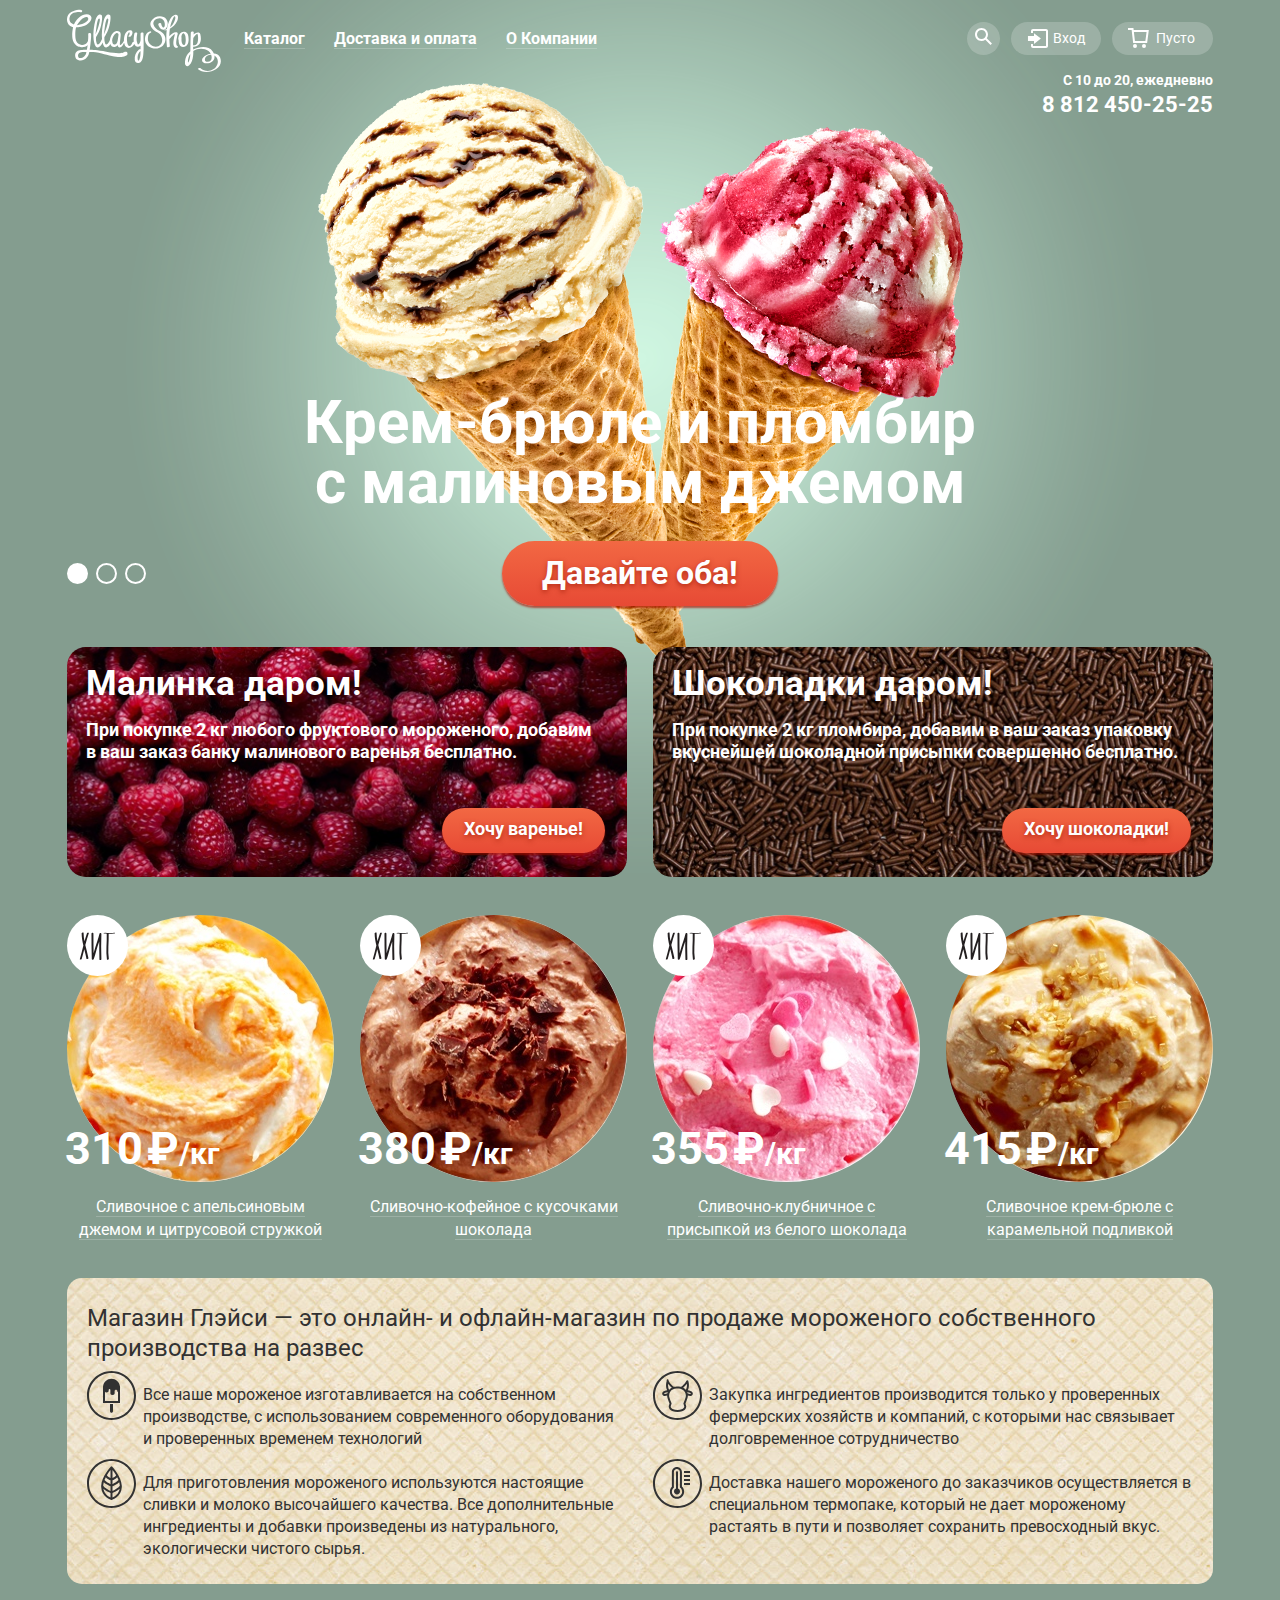
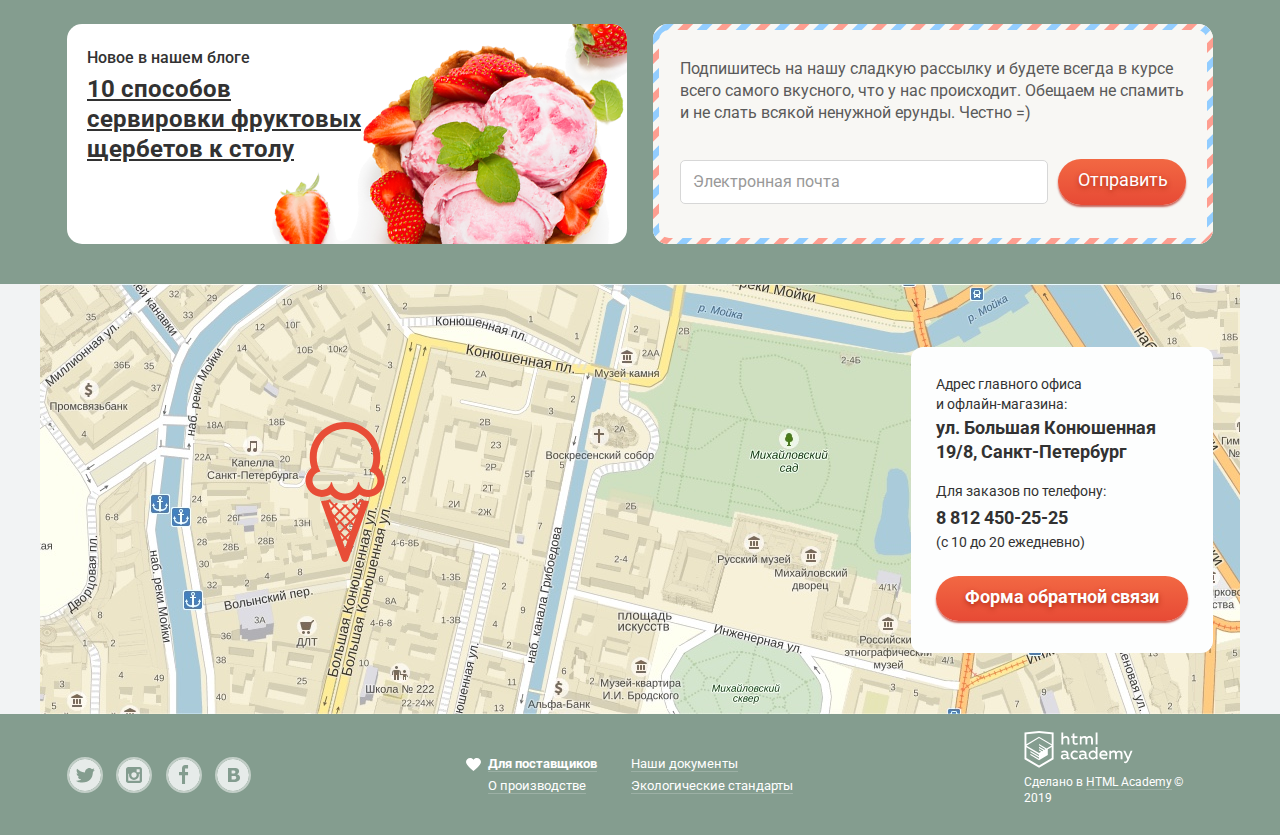
<file: index.html>
<!DOCTYPE html>
<html lang="ru">
    <head>
        <meta charset="utf-8">
        <title>Gllacy Shop</title>
        <link href="https://fonts.googleapis.com/css?family=Roboto:400,500,700&display=swap&subset=cyrillic" rel="stylesheet">
        <link href="css/normalize.css" rel="stylesheet">
        <link href="css/style.min.css" rel="stylesheet">
    </head>
    <body class="main-page">
        <input class="visually-hidden" type="radio" id="product-1" name="toggle" checked>
        <input class="visually-hidden" type="radio" id="product-2" name="toggle">
        <input class="visually-hidden" type="radio" id="product-3" name="toggle">
        <div class="site-wrapper">
            <header class="main-header">
                <nav class="main-navigation container">
                    <div class="main-navigation-wrapper">
                        <div class="main-navigation-container">
                            <img class="main-header-logo" src="img/index-logo.svg" width="154" height="64"
                                alt="Логотип магазина Gllasy Shop">
                            <ul class="site-navigation">
                                <li>
                                    <a class="site-navigation-item" href="catalog.html"><span class="item-name">Каталог</span></a>
                                    <ul class="catalog-more">
                                        <li>
                                            <a class="catalog-more-item" href=#>Новинки</a>
                                        </li>
                                        <li>
                                            <a class="catalog-more-item" href="catalog.html">Сливочное</a>
                                        </li>
                                        <li>
                                            <a class="catalog-more-item" href=#>Щербеты</a>
                                        </li>
                                        <li>
                                            <a class="catalog-more-item" href=#>Фруктовый лед</a>
                                        </li>
                                        <li>
                                            <a class="catalog-more-item" href=#>Мелорин</a>
                                        </li>
                                    </ul>
                                </li>
                                <li>
                                    <a class="site-navigation-item" href="ship-pay.html"><span class="item-name">Доставка и оплата</span></a>
                                </li>
                                <li>
                                    <a class="site-navigation-item" href="about-company.html"><span class="item-name">О Компании</span></a>
                                </li>
                            </ul>
                        </div>
                        <div class="site-tools">
                            <div class="search">
                                <button type="submit" class="site-search" aria-label="Поиск">
                                    <svg width="17px" height="17px" viewBox="0 0 17 17" version="1.1" xmlns="http://www.w3.org/2000/svg">
                                        <g stroke="none" stroke-width="1" fill="none" fill-rule="evenodd">
                                            <g transform="translate(-935.000000, -30.000000)" fill="#FFFFFF">
                                                <g transform="translate(27.000000, 9.000000)">
                                                    <g transform="translate(899.000000, 12.000000)">
                                                        <g transform="translate(9.000000, 9.000000)">
                                                            <g>
                                                                <path
                                                                    d="M16.958,15.527 L11.75,10.32 C12.5625824,9.21214288 13.0004848,7.87391313 13,6.5 C13,2.91014913 10.0898509,-5.7729205e-16 6.5,0 C2.91014913,5.7729205e-16 -2.82015028e-16,2.91014913 -7.21644966e-16,6.5 C-1.1612749e-15,10.0898509 2.91014913,13 6.5,13 C7.8817553,13.0000696 9.2271839,12.5574344 10.339,11.737 L15.544,16.941 L16.958,15.527 Z M6.5,11 C4.019,11 2,8.981 2,6.5 C2,4.019 4.019,2 6.5,2 C8.981,2 11,4.019 11,6.5 C11,8.981 8.981,11 6.5,11 Z"
                                                                    fill-rule="nonzero"></path>
                                                            </g>
                                                        </g>
                                                    </g>
                                                </g>
                                            </g>
                                        </g>
                                    </svg>
                                </button>
                                <form class="search-form" action="https://htmlacademy.ru" method="post">
                                    <p>
                                        <label class="visually-hidden" for="field-search">Поиск по сайту</label>
                                        <input class="field-search" id="field-search" type="search" name="field-search" placeholder="Что ищем?">
                                    </p>
                                </form>
                            </div>
                            <ul class="user-navigation">
                                <li>
                                    <a class="login-link" href=#>
                                        <svg width="21px" height="19px" viewBox="0 0 21 19" version="1.1" xmlns="http://www.w3.org/2000/svg">
                                            <g stroke="none" stroke-width="1" fill="none" fill-rule="evenodd">
                                                <g transform="translate(-985.000000, -29.000000)" fill="#FFFFFF">
                                                    <g transform="translate(27.000000, 9.000000)">
                                                        <g transform="translate(941.000000, 12.000000)">
                                                            <g transform="translate(17.000000, 8.000000)">
                                                                <g>
                                                                    <polygon fill-rule="nonzero"
                                                                        points="7 14.875 13.917 9.5 7 4.125 7 7.042 0.958 7.042 0.958 11.959 7 11.959"></polygon>
                                                                    <path
                                                                        d="M19,0 L6,0 C4.9,0 4,0.9 4,2 L4,4 L6,4 L6,2 L19,2 L19,17 L6,17 L6,15 L4,15 L4,17 C4,18.1 4.9,19 6,19 L19,19 C20.1,19 21,18.1 21,17 L21,2 C21,0.9 20.1,0 19,0 Z"
                                                                        fill-rule="nonzero"></path>
                                                                </g>
                                                            </g>
                                                        </g>
                                                    </g>
                                                </g>
                                            </g>
                                        </svg>
                                        Вход
                                    </a>
                                    <form class="login-form" action="https://htmlacademy.ru" method="post">
                                        <p>
                                            <label class="visually-hidden" for="user-login">Логин</label>
                                            <input class="login-user" id="user-login" type="email" name="login" placeholder="Электронная почта">
                                        </p>
                                        <p>
                                            <label class="visually-hidden" for="user-password">Пароль</label>
                                            <input class="login-password" id="user-password" type="password" name="password" placeholder="Пароль">
                                        </p>
                                        <div class="button-info-wrapper">
                                            <button class="button login-button" type="submit">Войти</button>
                                            <p class="login-password-info">
                                                <a href=#>Забыли пароль?</a>
                                                <a class="new-registration" href=#>Новая регистрация</a>
                                            </p>
                                        </div>
                                    </form>
                                </li>
                            </ul>
                            <a class="basket-link" href=# aria-label="Корзина">
                            Пусто
                            </a>
                        </div>
                    </div>
                    <div class="contact-wrapper">
                        <p class="work-time">С 10 до 20, ежедневно</p>
                        <p class="contact-number">8 812 450-25-25</p>
                    </div>
                </nav>
            </header>
            <main>
                <div class="container">
                    <h1 class="visually-hidden">Магазин мороженого Gllasy</h1>
                    <section class="slider">
                        <div class="slider-controls">
                            <label for="product-1">Первый</label>
                            <label for="product-2">Второй</label>
                            <label for="product-3">Третий</label>
                        </div>
                        <ul class="slider-list">
                            <li class="slider-item slide" id="slide1">
                                <h3 class="slide-title">
                                    Крем-брюле и пломбир с малиновым джемом
                                </h3>
                                <a class="button slide-button" href="#">Давайте оба!</a>
                            </li>
                            <li class="slider-item slide" id="slide2">
                                <h3 class="slide-title">
                                    Шоколадный пломбир и лимонный сорбет
                                </h3>
                                <a class="button slide-button" href="#">Давайте оба!</a>
                            </li>
                            <li class="slider-item slide" id="slide3">
                                <h3 class="slide-title">
                                    Пломбир с помадкой и клубничный щербет
                                </h3>
                                <a class="button slide-button" href="#">Давайте оба!</a>
                            </li>
                        </ul>
                    </section>
                    <div class="index-columns">
                        <article class="advertisement-one">
                            <h2>Малинка даром!</h2>
                            <p>При покупке 2 кг любого фруктового мороженого, добавим в ваш заказ банку малинового варенья бесплатно.</p>
                            <a class="button" href="#">Хочу варенье!</a>
                        </article>
                        <article class="advertisement-two">
                            <h2>Шоколадки даром!</h2>
                            <p>При покупке 2 кг пломбира, добавим в ваш заказ упаковку вкуснейшей шоколадной присыпки совершенно
                                бесплатно.
                            </p>
                            <a class="button" href="#">Хочу шоколадки!</a>
                        </article>
                    </div>
                    <section class="catalog">
                        <h2 class="visually-hidden">Список сортов мороженого</h2>
                        <ul class="catalog-list">
                            <li class="catalog-item">
                                <p class="catalog-item-image">
                                    <img src="img/product-1.jpg" width="267" height="267" alt="Сливочное с апельсиновым джемом
                                        и цитрусовой стружкой ">
                                </p>
                                <h3>
                                    <a href="catalog-item-1.html">
                                    <span class="catalog-item-title">Сливочное с апельсиновым джемом и цитрусовой стружкой</span>
                                    </a>
                                </h3>
                                <p class="catalog-item-price">310<span class="rubles">₽</span><span class="per-kilogram">/кг</span></p>
                                <a class="button" href="#">Быстрый просмотр</a>
                            </li>
                            <li class="catalog-item">
                                <p class="catalog-item-image">
                                    <img src="img/product-2.jpg" width="267" height="267" alt="Сливочно-кофейное с кусочками шоколада ">
                                </p>
                                <h3>
                                    <a href="catalog-item-2.html">
                                    <span class="catalog-item-title">Сливочно-кофейное с кусочками шоколада</span>
                                    </a>
                                </h3>
                                <p class="catalog-item-price">380<span class="rubles">₽</span><span class="per-kilogram">/кг</span></p>
                                <a class="button" href="#">Быстрый просмотр</a>
                            </li>
                            <li class="catalog-item">
                                <p class="catalog-item-image">
                                    <img src="img/product-3.jpg" width="267" height="267"
                                        alt="Сливочно-клубничное с присыпкой из белого шоколада">
                                </p>
                                <h3>
                                    <a href="catalog-item-3.html">
                                    <span class="catalog-item-title">Сливочно-клубничное с присыпкой из белого шоколада</span>
                                    </a>
                                </h3>
                                <p class="catalog-item-price">355<span class="rubles">₽</span><span class="per-kilogram">/кг</span></p>
                                <a class="button" href="#">Быстрый просмотр</a>
                            </li>
                            <li class="catalog-item">
                                <p class="catalog-item-image">
                                    <img src="img/product-4.jpg" width="267" height="267" alt="Сливочное крем-брюле с карамельной подливкой">
                                </p>
                                <h3>
                                    <a href="catalog-item-4.html">
                                    <span class="catalog-item-title">Сливочное крем-брюле с карамельной подливкой</span>
                                    </a>
                                </h3>
                                <p class="catalog-item-price">415<span class="rubles">₽</span><span class="per-kilogram">/кг</span></p>
                                <a class="button" href="#">Быстрый просмотр</a>
                            </li>
                        </ul>
                    </section>
                    <section class="features">
                        <p>Магазин Глэйси — это онлайн- и офлайн-магазин по продаже мороженого собственного производства на развес</p>
                        <h2 class="visually-hidden">Наши преимущества</h2>
                        <ul class="features-list">
                            <li>Все наше мороженое изготавливается на собственном производстве, с
                                использованием современного оборудования и
                                проверенных временем технологий
                            </li>
                            <li>Закупка ингредиентов производится только у проверенных фермерских хозяйств и
                                компаний, с которыми нас
                                связывает долговременное сотрудничество
                            </li>
                            <li>Для приготовления мороженого используются настоящие сливки и молоко высочайшего
                                качества. Все дополнительные
                                ингредиенты и добавки произведены из натурального, экологически чистого сырья.
                            </li>
                            <li>Доставка нашего мороженого до заказчиков осуществляется в специальном
                                термопаке, который не дает мороженому
                                растаять в пути и позволяет сохранить превосходный вкус.
                            </li>
                        </ul>
                    </section>
                    <div class="index-columns">
                        <article class="blog">
                            <h2>Новое в нашем блоге</h2>
                            <a href=#>
                                <h3>10 способов сервировки фруктовых щербетов к столу</h3>
                            </a>
                        </article>
                        <section class="subscribing">
                            <div class="subscribing-wrapper">
                                <h2 class="visually-hidden">Подписка на рассылку</h2>
                                <p class="subscribing-offer">Подпишитесь на нашу сладкую рассылку и будете всегда в курсе всего самого
                                    вкусного, что у нас происходит.
                                    Обещаем
                                    не спамить и не слать всякой ненужной ерунды. Честно =)
                                </p>
                                <form class="mailing" action="#" method="post">
                                    <p>
                                        <label class="visually-hidden" for="mailing-field">Электронная почта</label>
                                        <input id="mailing-field" type="email" name="email" placeholder="Электронная почта">
                                    </p>
                                    <button class="button button-send" type="submit">Отправить</button>
                                </form>
                            </div>
                        </section>
                    </div>
                </div>
                <section class="map-info">
                    <h2 class="visually-hidden">Как до нас добраться</h2>
                    <div class="contacts-wrapper">
                        <div class="contacts">
                            <h2 class="visually-hidden">Контактная информация</h2>
                            <p class="address-info">
                                Адрес главного офиса и
                                офлайн-магазина:
                            </p>
                            <p class="address">
                                ул. Большая Конюшенная
                                19/8, Санкт-Петербург
                            </p>
                            <p class="contact-info">Для заказов по телефону:</p>
                            <p class="contacts-number">8 812 450-25-25</p>
                            <p class="work-time-info">(с 10 до 20 ежедневно)</p>
                            <a class="button button-feedback" href="write.html">Форма обратной связи</a>
                        </div>
                        <div class="pin"></div>
                    </div>
                    <iframe
                        src="https://www.google.com/maps/embed?pb=!1m18!1m12!1m3!1d1998.6036253002674!2d30.32085871545382!3d59.93871916905496!2m3!1f0!2f0!3f0!3m2!1i1024!2i768!4f13.1!3m3!1m2!1s0x4696310fca145cc1%3A0x42b32648d8238007!2z0JHQvtC70YzRiNCw0Y8g0JrQvtC90Y7RiNC10L3QvdCw0Y8g0YPQuy4sIDE5LzgsINCh0LDQvdC60YIt0J_QtdGC0LXRgNCx0YPRgNCzLCAxOTExODY!5e0!3m2!1sru!2sru!4v1560255577245!5m2!1sru!2sru"
                        allowfullscreen>
                    </iframe>
                </section>
            </main>
            <footer class="main-footer">
                <div class="container">
                    <div class="footer-social">
                        <ul>
                            <li>
                                <a class="social-button" href="#">
                                    <span class="visually-hidden">Твиттер</span>
                                    <svg width="32px" height="32px" viewBox="0 0 32 32" version="1.1" xmlns="http://www.w3.org/2000/svg">
                                        <g stroke="none" stroke-width="1" fill="none" fill-rule="evenodd" opacity="0.8">
                                            <g transform="translate(-30.000000, -2352.000000)" fill="#FFFFFF">
                                                <g transform="translate(26.000000, 2310.000000)">
                                                    <g transform="translate(0.000000, 38.000000)">
                                                        <g>
                                                            <g transform="translate(4.000000, 4.000000)">
                                                                <g>
                                                                    <path
                                                                        d="M16,0 C7.164,0 0,7.164 0,16 C0,24.837 7.164,32 16,32 C24.837,32 32,24.837 32,16 C32,7.164 24.837,0 16,0 Z M23.944,12.809 C23.693,19.325 20.481,23.641 12.952,23.511 L12.466,23.511 C12.019,23.511 7.923,23.068 7.122,21.688 C9.601,21.878 11.369,21.282 12.242,20.552 C11.194,20.263 9.319,20.091 8.991,17.704 C9.375,17.808 9.609,17.925 10.29,17.817 C8.983,16.993 7.532,16.298 7.611,14.174 C7.922,14.491 8.775,14.692 9.071,14.631 C8.303,14.398 6.922,11.387 8.097,9.85 C10.081,11.64 12.172,13.332 15.901,13.493 C16.128,11.279 17.141,9.794 19.069,9.168 C20.909,8.689 22.324,9.428 22.97,10.306 C23.707,10.082 24.423,9.84 25.163,9.621 C25.159,10.454 24.594,11.084 24.228,11.33 C24.975,11.495 25.651,10.855 25.651,10.855 C25.467,11.818 24.557,12.58 23.944,12.809 L23.944,12.809 Z"
                                                                        fill-rule="nonzero"></path>
                                                                </g>
                                                            </g>
                                                        </g>
                                                    </g>
                                                </g>
                                            </g>
                                        </g>
                                    </svg>
                                </a>
                            </li>
                            <li>
                                <a class="social-button" href="#">
                                    <span class="visually-hidden">Инстаграм</span>
                                    <svg width="32px" height="32px" viewBox="0 0 32 32" version="1.1" xmlns="http://www.w3.org/2000/svg">
                                        <g stroke="none" stroke-width="1" fill="none" fill-rule="evenodd" opacity="0.8">
                                            <g transform="translate(-80.000000, -2352.000000)" fill="#FFFFFF">
                                                <g transform="translate(26.000000, 2310.000000)">
                                                    <g transform="translate(0.000000, 38.000000)">
                                                        <g transform="translate(50.000000, 0.000000)">
                                                            <g transform="translate(4.000000, 4.000000)">
                                                                <g>
                                                                    <path
                                                                        d="M20.916,16 C20.916,18.7274582 18.7049582,20.9385 15.9775,20.9385 C13.2500418,20.9385 11.039,18.7274582 11.039,16 C11.039,15.606 11.09,15.227 11.177,14.86 L10.28,14.86 L10.28,21.698 L21.676,21.698 L21.676,14.86 L20.779,14.86 C20.865,15.227 20.916,15.606 20.916,16 L20.916,16 Z"
                                                                        fill-rule="nonzero"></path>
                                                                    <path
                                                                        d="M15.978,18.659 C17.444,18.659 18.637,17.466 18.637,16 C18.637,14.534 17.444,13.341 15.978,13.341 C14.512,13.341 13.319,14.534 13.319,16 C13.319,17.466 14.511,18.659 15.978,18.659 L15.978,18.659 Z M18.637,10.302 L21.676,10.302 L21.676,13.341 L18.637,13.341 L18.637,10.302 Z"
                                                                        fill-rule="nonzero"></path>
                                                                    <path
                                                                        d="M16,0 C7.164,0 0,7.164 0,16 C0,24.837 7.164,32 16,32 C24.837,32 32,24.837 32,16 C32,7.164 24.837,0 16,0 Z M23.955,21.698 C23.9517029,22.9552887 22.9332887,23.9737029 21.676,23.977 L10.279,23.977 C9.02171129,23.9737029 8.0032971,22.9552887 8,21.698 L8,10.302 C8.00384341,9.04493849 9.02193849,8.02684341 10.279,8.023 L21.675,8.023 C22.9320615,8.02684341 23.9501566,9.04493849 23.954,10.302 L23.954,21.698 L23.955,21.698 Z"
                                                                        fill-rule="nonzero"></path>
                                                                </g>
                                                            </g>
                                                        </g>
                                                    </g>
                                                </g>
                                            </g>
                                        </g>
                                    </svg>
                                </a>
                            </li>
                            <li>
                                <a class="social-button" href="#">
                                    <span class="visually-hidden">Фейсбук</span>
                                    <svg width="32px" height="32px" viewBox="0 0 32 32" version="1.1" xmlns="http://www.w3.org/2000/svg">
                                        <title>fb</title>
                                        <desc>Created with Sketch.</desc>
                                        <g stroke="none" stroke-width="1" fill="none" fill-rule="evenodd" opacity="0.8">
                                            <g transform="translate(-129.000000, -2352.000000)" fill="#FFFFFF">
                                                <g transform="translate(26.000000, 2310.000000)">
                                                    <g transform="translate(0.000000, 38.000000)">
                                                        <g transform="translate(99.000000, 0.000000)">
                                                            <g transform="translate(4.000000, 4.000000)">
                                                                <g>
                                                                    <path
                                                                        d="M16,0 C7.164,0 0,7.163 0,16 C0,24.837 7.164,32 16,32 C24.837,32 32,24.836 32,16 C32,7.164 24.837,0 16,0 Z M20.062,9.455 L17.041,9.455 L17.041,12.899 L20.062,12.899 L20.062,16.344 L17.041,16.344 L17.041,24.954 L14.02,24.954 L14.02,16.344 L11,16.344 L11,12.899 L14.021,12.899 L14.021,9.455 C14.021,7.553 15.374,6.01 17.042,6.01 L20.063,6.01 L20.063,9.455 L20.062,9.455 Z"
                                                                        fill-rule="nonzero"></path>
                                                                </g>
                                                            </g>
                                                        </g>
                                                    </g>
                                                </g>
                                            </g>
                                        </g>
                                    </svg>
                                </a>
                            </li>
                            <li>
                                <a class="social-button" href="#">
                                    <span class="visually-hidden">Вконтакте</span>
                                    <svg width="32px" height="32px" viewBox="0 0 32 32" version="1.1" xmlns="http://www.w3.org/2000/svg">
                                        <g stroke="none" stroke-width="1" fill="none" fill-rule="evenodd" opacity="0.8">
                                            <g transform="translate(-178.000000, -2352.000000)" fill="#FFFFFF">
                                                <g transform="translate(26.000000, 2310.000000)">
                                                    <g transform="translate(0.000000, 38.000000)">
                                                        <g transform="translate(148.000000, 0.000000)">
                                                            <g transform="translate(4.000000, 4.000000)">
                                                                <g>
                                                                    <path
                                                                        d="M16.637,14.495 C17.039,14.476 17.356,14.413 17.588,14.307 C17.914,14.162 18.128,13.977 18.229,13.748 C18.33,13.519 18.379,13.252 18.379,12.951 C18.379,12.719 18.321,12.486 18.205,12.254 C18.089,12.022 17.883,11.849 17.588,11.737 C17.324,11.637 16.996,11.582 16.604,11.572 C16.0534001,11.5613672 15.5027011,11.5567003 14.952,11.558 L14.613,11.558 L14.613,14.523 L15.178,14.523 C15.749,14.523 16.235,14.514 16.637,14.495 L16.637,14.495 Z M18.118,17.084 C17.836,17.003 17.446,16.959 16.952,16.952 C16.4353562,16.945871 15.9186801,16.9428709 15.402,16.943 L14.612,16.942996 L14.612,20.436 L14.876,20.436 C15.89,20.436 16.616,20.433 17.056,20.427 C17.4720863,20.4249074 17.8837707,20.3416873 18.268,20.182 C18.645,20.025 18.901,19.818 19.042,19.557 C19.183,19.296 19.256,18.995 19.256,18.657 C19.256,18.211 19.168,17.869 18.995,17.627 C18.825,17.386 18.531,17.204 18.118,17.084 L18.118,17.084 Z"
                                                                        fill-rule="nonzero"></path>
                                                                    <path
                                                                        d="M16,0 C7.164,0 0,7.164 0,16 C0,24.837 7.164,32 16,32 C24.837,32 32,24.837 32,16 C32,7.164 24.837,0 16,0 Z M22.602,20.531 C22.3371225,21.055716 21.951989,21.5104064 21.478,21.858 C20.926,22.273 20.317,22.568 19.655,22.744 C18.993,22.92 18.154,23.008 17.136,23.008 L11.015,23.008 L11.015,8.987 L16.458,8.987 C17.588,8.987 18.415,9.025 18.938,9.1 C19.4817846,9.18185663 20.0088548,9.35068119 20.499,9.6 C21.032,9.87 21.428,10.232 21.688,10.687 C21.948,11.142 22.08,11.662 22.08,12.245 C22.08,12.923 21.901,13.523 21.544,14.04 C21.186,14.558 20.681,14.96 20.027,15.248 L20.027,15.323 C20.944,15.505 21.669,15.882 22.206,16.453 C22.743,17.024 23.013,17.778 23.013,18.714 C23.013,19.392 22.875,19.997 22.602,20.531 L22.602,20.531 Z"
                                                                        fill-rule="nonzero"></path>
                                                                </g>
                                                            </g>
                                                        </g>
                                                    </g>
                                                </g>
                                            </g>
                                        </g>
                                    </svg>
                                </a>
                            </li>
                        </ul>
                    </div>
                    <div class="footer-links">
                        <ul>
                            <li>
                                <span class="heart-icon"></span>
                                <a href=#>Для поставщиков</a>
                            </li>
                            <li>
                                <a href=#>Наши документы</a>
                            </li>
                            <li>
                                <a href="#">О производстве</a>
                            </li>
                            <li>
                                <a href=#>Экологические стандарты</a>
                            </li>
                        </ul>
                    </div>
                    <p class="footer-copyright">
                        <a href="https://htmlacademy.ru/intensive/htmlcss">
                        <img src="img/logo-htmlacademy.svg" width="109" height="38" alt="Логотип HTML Academy">
                        </a>
                        <span>Сделано в <a class="copyright-link" href="https://htmlacademy.ru/intensive/htmlcss">HTML Academy</a>© 2019</span>
                    </p>
                </div>
            </footer>
        </div>
        <section class="modal modal-mailing">
            <h2 class="visually-hidden">Поля формы для подписки на рассылку</h2>
            <p class="promise-answer">Мы обязательно вам ответим!</p>
            <form class="mailing-form" action="https://htmlacademy.ru" method="post">
                <p class="mailing-item">
                    <label class="visually-hidden" for="mailing-name">Имя</label>
                    <input id="mailing-name" type="text" name="name" value="" placeholder="Как вас зовут?">
                </p>
                <p class="mailing-item">
                    <label class="visually-hidden" for="mailing-email">Электронная почта</label>
                    <input id="mailing-email" type="email" name="email" value="" placeholder="Ваша почта для ответа?">
                </p>
                <p class="mailing-item">
                    <label class="visually-hidden" for="comment-field">Комментарий</label>
                    <textarea rows="6" name="comment" id="comment-field" placeholder="Напишите что-нибудь..."></textarea>
                </p>
                <div class="wrapper-button">
                    <button class="button" type="submit">Отправить</button>
                </div>
                <button class="modal-close" type="button">Закрыть</button>
            </form>
        </section>
        <div class="overlay overlay-none"></div>
        <script src="js/script.min.js"></script>
    </body>
</html>
</file>
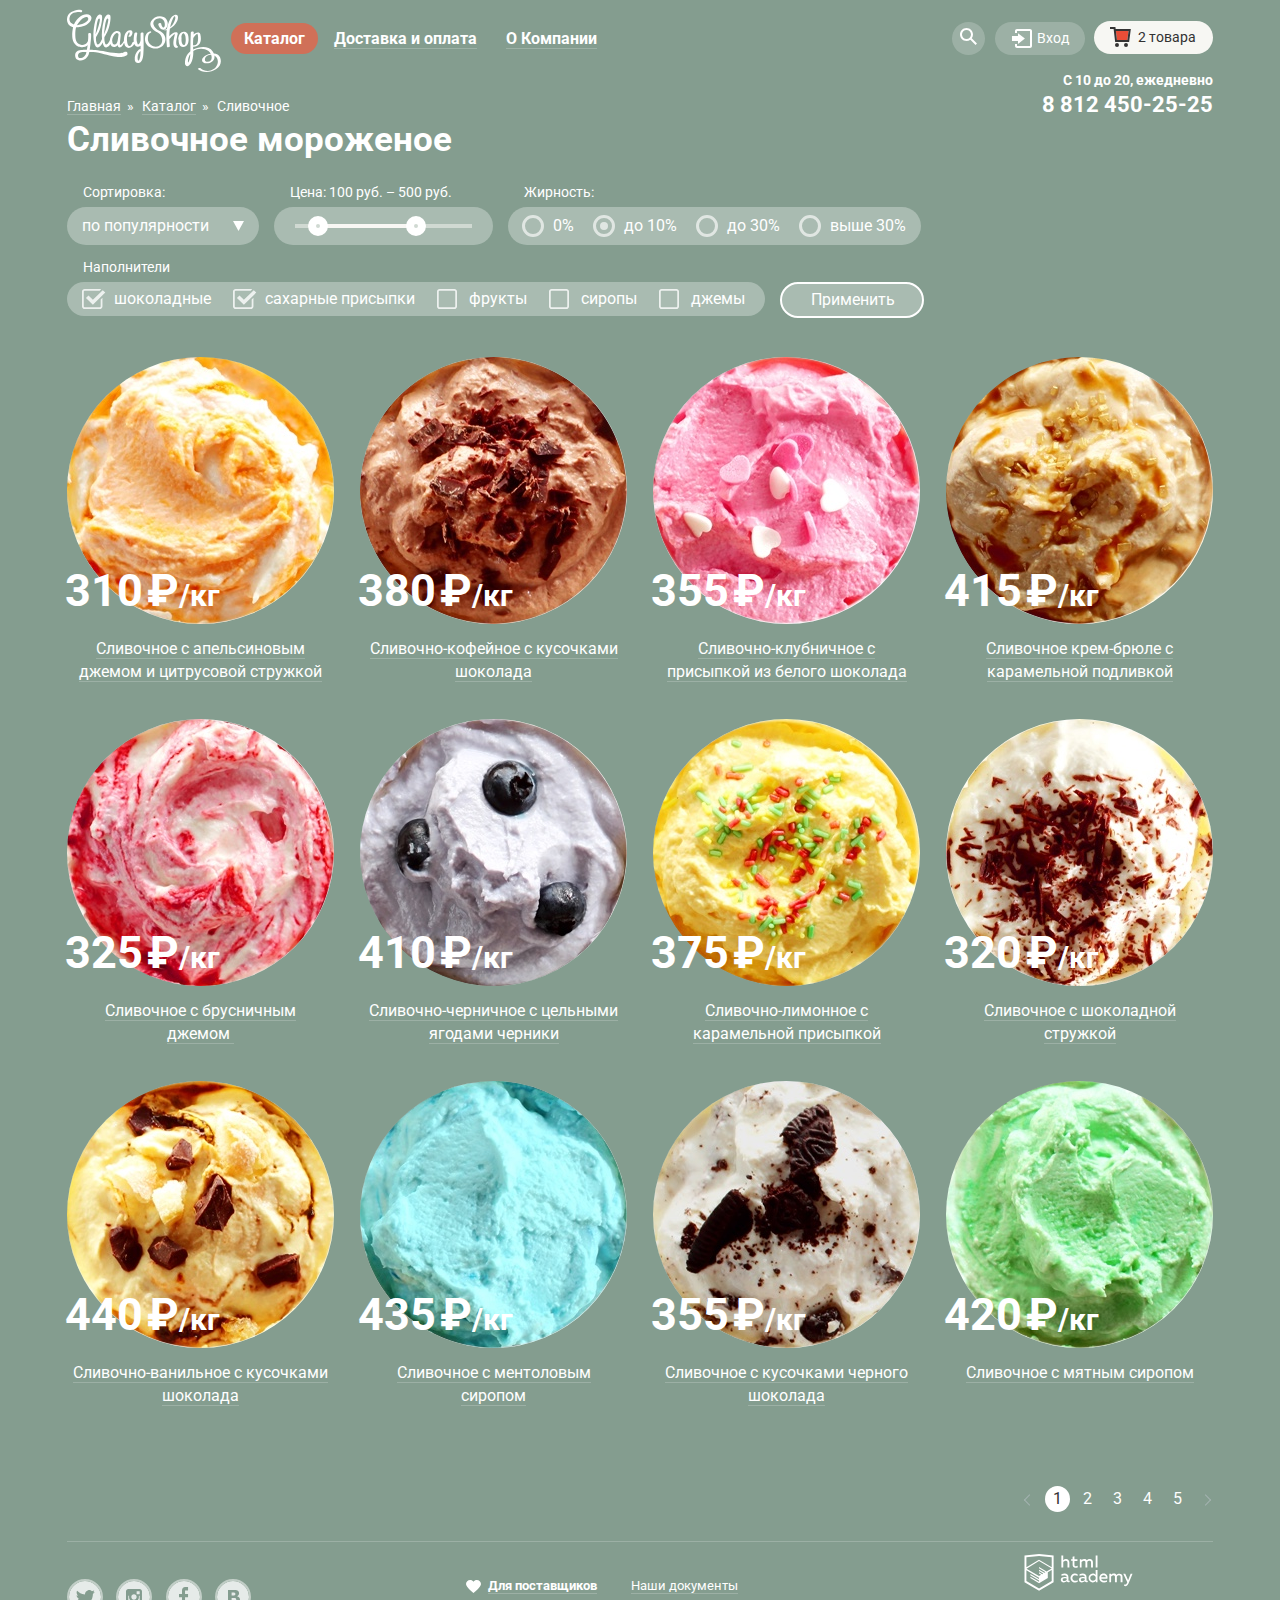
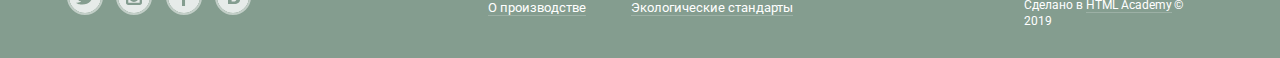
<file: catalog.html>
<!DOCTYPE html>
<html lang="ru">
    <head>
        <meta charset="utf-8">
        <title>Gllacy Shop</title>
        <link href="https://fonts.googleapis.com/css?family=Roboto:400,500,700&display=swap&subset=cyrillic" rel="stylesheet">
        <link href="css/normalize.css" rel="stylesheet">
        <link href="css/style.min.css" rel="stylesheet">
    </head>
    <body class="inner-page">
        <header class="main-header">
            <nav class="main-navigation container">
                <div class="main-navigation-wrapper">
                    <div class="main-navigation-container">
                        <a href="index.html">
                        <img src="img/index-logo.svg" width="154" height="64" alt="Логотип магазина Gllasy Shop">
                        </a>
                        <ul class="site-navigation">
                            <li>
                                <a class="site-navigation-item item-current" href="catalog.html"><span class="item-name">Каталог</span></a>
                                <ul class="catalog-more">
                                    <li>
                                        <a class="catalog-more-item" href=#>Новинки</a>
                                    </li>
                                    <li class="more-item-current">
                                        <a class="catalog-more-item" href="catalog.html">Сливочное</a>
                                    </li>
                                    <li>
                                        <a class="catalog-more-item" href=#>Щербеты</a>
                                    </li>
                                    <li>
                                        <a class="catalog-more-item" href=#>Фруктовый лед</a>
                                    </li>
                                    <li>
                                        <a class="catalog-more-item" href=#>Мелорин</a>
                                    </li>
                                </ul>
                            </li>
                            <li>
                                <a class="site-navigation-item" href="ship-pay.html"><span class="item-name">Доставка и оплата</span></a>
                            </li>
                            <li>
                                <a class="site-navigation-item" href="about-company.html"><span class="item-name">О Компании</span></a>
                            </li>
                        </ul>
                    </div>
                    <div class="site-tools">
                        <div class="search">
                            <button type="submit" class="site-search" aria-label="Поиск">
                                <svg width="17px" height="17px" viewBox="0 0 17 17" version="1.1" xmlns="http://www.w3.org/2000/svg">
                                    <g stroke="none" stroke-width="1" fill="none" fill-rule="evenodd">
                                        <g transform="translate(-935.000000, -30.000000)" fill="#FFFFFF">
                                            <g transform="translate(27.000000, 9.000000)">
                                                <g transform="translate(899.000000, 12.000000)">
                                                    <g transform="translate(9.000000, 9.000000)">
                                                        <g>
                                                            <path
                                                                d="M16.958,15.527 L11.75,10.32 C12.5625824,9.21214288 13.0004848,7.87391313 13,6.5 C13,2.91014913 10.0898509,-5.7729205e-16 6.5,0 C2.91014913,5.7729205e-16 -2.82015028e-16,2.91014913 -7.21644966e-16,6.5 C-1.1612749e-15,10.0898509 2.91014913,13 6.5,13 C7.8817553,13.0000696 9.2271839,12.5574344 10.339,11.737 L15.544,16.941 L16.958,15.527 Z M6.5,11 C4.019,11 2,8.981 2,6.5 C2,4.019 4.019,2 6.5,2 C8.981,2 11,4.019 11,6.5 C11,8.981 8.981,11 6.5,11 Z"
                                                                fill-rule="nonzero"></path>
                                                        </g>
                                                    </g>
                                                </g>
                                            </g>
                                        </g>
                                    </g>
                                </svg>
                            </button>
                            <form class="search-form" action="https://htmlacademy.ru" method="post">
                                <p>
                                    <label class="visually-hidden" for="field-search">Поиск по сайту</label>
                                    <input class="field-search" id="field-search" type="search" name="field-search" placeholder="Что ищем?">
                                </p>
                            </form>
                        </div>
                        <ul class="user-navigation">
                            <li>
                                <a class="login-link" href=#>
                                    <svg width="21px" height="19px" viewBox="0 0 21 19" version="1.1" xmlns="http://www.w3.org/2000/svg">
                                        <g stroke="none" stroke-width="1" fill="none" fill-rule="evenodd">
                                            <g transform="translate(-985.000000, -29.000000)" fill="#FFFFFF">
                                                <g transform="translate(27.000000, 9.000000)">
                                                    <g transform="translate(941.000000, 12.000000)">
                                                        <g transform="translate(17.000000, 8.000000)">
                                                            <g>
                                                                <polygon fill-rule="nonzero"
                                                                    points="7 14.875 13.917 9.5 7 4.125 7 7.042 0.958 7.042 0.958 11.959 7 11.959"></polygon>
                                                                <path
                                                                    d="M19,0 L6,0 C4.9,0 4,0.9 4,2 L4,4 L6,4 L6,2 L19,2 L19,17 L6,17 L6,15 L4,15 L4,17 C4,18.1 4.9,19 6,19 L19,19 C20.1,19 21,18.1 21,17 L21,2 C21,0.9 20.1,0 19,0 Z"
                                                                    fill-rule="nonzero"></path>
                                                            </g>
                                                        </g>
                                                    </g>
                                                </g>
                                            </g>
                                        </g>
                                    </svg>
                                    Вход
                                </a>
                                <form class="login-form" action="https://htmlacademy.ru" method="post">
                                    <p>
                                        <label class="visually-hidden" for="user-login">Логин</label>
                                        <input class="login-user" id="user-login" type="email" name="login" placeholder="Электронная почта">
                                    </p>
                                    <p>
                                        <label class="visually-hidden" for="user-password">Пароль</label>
                                        <input class="login-password" id="user-password" type="password" name="password" placeholder="Пароль">
                                    </p>
                                    <div class="button-info-wrapper">
                                        <button class="button login-button" type="submit">Войти</button>
                                        <p class="login-password-info">
                                            <a href=#>Забыли пароль?</a>
                                            <a class="new-registration" href=#>Новая регистрация</a>
                                        </p>
                                    </div>
                                </form>
                            </li>
                        </ul>
                        <div class="basket-wrapper">
                            <a class="basket-link added-products" href="#" aria-label="Корзина">
                            2 товара
                            </a>
                            <div class="basket-modal">
                                <ul class="basket-list">
                                    <li>
                                        <button class="button-delete" type="submit" aria-label="Удалить"></button>
                                        <a href="catalog-item-1.html">
                                            <h3 class="basket-item">Пломбир с апельсиновым джемом</h3>
                                            <p class="item-small-photo">
                                                <img src="img/product-1-small.jpg" width="33" height="33" alt="Пломбир с апельсиновым джемом">
                                            </p>
                                        </a>
                                        <p class="basket-item-price">1,5 кг х<span class="price-for-kilogram">200 руб.</span></p>
                                        <b class="item-total-price">300 руб.</b>
                                    </li>
                                    <li>
                                        <button class="button-delete" type="submit" aria-label="Удалить"></button>
                                        <a href="catalog-item-3.html">
                                            <h3 class="basket-item">Клубничный пломбир с присыпкой из белого шоколада</h3>
                                            <p class="item-small-photo">
                                                <img src="img/product-3-small.jpg" width="33" height="33"
                                                    alt="Клубничный пломбир с присыпкой  из белого шоколада">
                                            </p>
                                        </a>
                                        <p class="basket-item-price">1,5 кг х<span class="price-for-kilogram">300 руб.</span></p>
                                        <b class="item-total-price">450 руб.</b>
                                    </li>
                                </ul>
                                <b class="basket-total-price">Итого: 750 руб.</b>
                                <button class="button" type="submit">Оформить заказ</button>
                            </div>
                        </div>
                    </div>
                </div>
                <div class="contact-wrapper">
                    <p class="work-time">С 10 до 20, ежедневно</p>
                    <p class="contact-number">8 812 450-25-25</p>
                </div>
            </nav>
        </header>
        <main class="container">
            <ul class="breadcrumbs">
                <li>
                    <a href="index.html">Главная</a>
                </li>
                <li>
                    <a href="catalog.html">Каталог</a>
                </li>
                <li>Сливочное</li>
            </ul>
            <h1>Сливочное мороженое</h1>
            <section class="filters">
                <h2 class="visually-hidden">Фильтр товаров</h2>
                <form class="filter" method="get" action="https://echo.htmlacademy.ru">
                    <fieldset>
                        <legend>Сортировка:</legend>
                        <select name="sorting">
                            <option value="popularity">По популярности</option>
                            <option value="popularity">Сначала недорогие</option>
                            <option value="popularity">Сначала дорогие</option>
                            <option value="popularity">По жирности</option>
                        </select>
                    </fieldset>
                    <fieldset>
                        <legend>Цена: 100 руб. – 500 руб.</legend>
                        <div class="range-filter">
                            <div class="range-controls">
                                <div class="scale">
                                    <div class="bar" style="margin-left: 15%; width: 50%"></div>
                                </div>
                                <div class="toggle toggle-min"></div>
                                <div class="toggle toggle-max"></div>
                            </div>
                        </div>
                    </fieldset>
                    <fieldset>
                        <legend>Жирность:</legend>
                        <ul class="fatness">
                            <li class="filter-option">
                                <input class="visually-hidden filter-input filter-input-radio" type="radio" name="product-group"
                                    value="0 percent" id="filter-0-percent">
                                <label for="filter-0-percent">0%</label>
                            </li>
                            <li class="filter-option">
                                <input class="visually-hidden filter-input filter-input-radio" type="radio" name="product-group"
                                    value="10 percent" id="filter-10-percent" checked>
                                <label for="filter-10-percent">До 10%</label>
                            </li>
                            <li class="filter-option">
                                <input class="visually-hidden filter-input filter-input-radio" type="radio" name="product-group"
                                    value="30 percent" id="filter-30-percent">
                                <label for="filter-30-percent">До 30%</label>
                            </li>
                            <li class="filter-option">
                                <input class="visually-hidden filter-input filter-input-radio" type="radio" name="product-group"
                                    value="more then 30 percent" id="filter-more-30-percent">
                                <label for="filter-more-30-percent">Выше 30%</label>
                            </li>
                        </ul>
                    </fieldset>
                    <fieldset>
                        <legend>Наполнители</legend>
                        <ul class="fillers">
                            <li class="filter-option">
                                <input class="visually-hidden filter-input filter-input-checkbox" type="checkbox" name="chocolate"
                                    id="filter-chocolate" checked>
                                <label for="filter-chocolate">Шоколадные</label>
                            </li>
                            <li class="filter-option">
                                <input class="visually-hidden filter-input filter-input-checkbox" type="checkbox" name="sugar-powder"
                                    id="filter-sugar-powder" checked>
                                <label for="filter-sugar-powder">Сахарные присыпки</label>
                            </li>
                            <li class="filter-option">
                                <input class="visually-hidden filter-input filter-input-checkbox" type="checkbox" name="fruits"
                                    id="filter-fruits">
                                <label for="filter-fruits">Фрукты</label>
                            </li>
                            <li class="filter-option">
                                <input class="visually-hidden filter-input filter-input-checkbox" type="checkbox" name="syrup"
                                    id="filter-syrup">
                                <label for="filter-syrup">Сиропы</label>
                            </li>
                            <li class="filter-option">
                                <input class="visually-hidden filter-input filter-input-checkbox" type="checkbox" name="jam"
                                    id="filter-jam">
                                <label for="filter-jam">Джемы</label>
                            </li>
                        </ul>
                    </fieldset>
                    <button type="submit" class="filter-button">Применить</button>
                </form>
            </section>
            <section class="catalog">
                <h2 class="visually-hidden">Список сортов мороженого</h2>
                <ul class="catalog-list">
                    <li class="catalog-item">
                        <p class="catalog-item-image">
                            <img src="img/product-1.jpg" width="267" height="267" alt="Сливочное с апельсиновым джемом
                                и цитрусовой стружкой ">
                        </p>
                        <h3>
                            <a href="catalog-item-1.html">
                            <span class="catalog-item-title">Сливочное с апельсиновым джемом и цитрусовой стружкой</span>
                            </a>
                        </h3>
                        <p class="catalog-item-price">310<span class="rubles">₽</span><span class="per-kilogram">/кг</span></p>
                        <a class="button" href="#">Быстрый просмотр</a>
                    </li>
                    <li class="catalog-item">
                        <p class="catalog-item-image">
                            <img src="img/product-2.jpg" width="267" height="267" alt="Сливочно-кофейное с кусочками шоколада ">
                        </p>
                        <h3>
                            <a href="catalog-item-2.html">
                            <span class="catalog-item-title">Сливочно-кофейное с кусочками шоколада</span>
                            </a>
                        </h3>
                        <p class="catalog-item-price">380<span class="rubles">₽</span><span class="per-kilogram">/кг</span></p>
                        <a class="button" href="#">Быстрый просмотр</a>
                    </li>
                    <li class="catalog-item">
                        <p class="catalog-item-image">
                            <img src="img/product-3.jpg" width="267" height="267"
                                alt="Сливочно-клубничное с присыпкой из белого шоколада">
                        </p>
                        <h3>
                            <a href="catalog-item-3.html">
                            <span class="catalog-item-title">Сливочно-клубничное с присыпкой из белого шоколада</span>
                            </a>
                        </h3>
                        <p class="catalog-item-price">355<span class="rubles">₽</span><span class="per-kilogram">/кг</span></p>
                        <a class="button" href="#">Быстрый просмотр</a>
                    </li>
                    <li class="catalog-item">
                        <p class="catalog-item-image">
                            <img src="img/product-4.jpg" width="267" height="267" alt="Сливочное крем-брюле с карамельной подливкой">
                        </p>
                        <h3>
                            <a href="catalog-item-4.html">
                            <span class="catalog-item-title">Сливочное крем-брюле с карамельной подливкой</span>
                            </a>
                        </h3>
                        <p class="catalog-item-price">415<span class="rubles">₽</span><span class="per-kilogram">/кг</span></p>
                        <a class="button" href="#">Быстрый просмотр</a>
                    </li>
                    <li class="catalog-item">
                        <p class="catalog-item-image">
                            <img src="img/product-5.jpg" width="267" height="267" alt="Сливочное с брусничным джемом">
                        <h3>
                            <a href="catalog-item-5.html">
                            <span class="catalog-item-title">Сливочное с брусничным джемом </span>
                            </a>
                        </h3>
                        <p class="catalog-item-price">325<span class="rubles">₽</span><span class="per-kilogram">/кг</span></p>
                        <a class="button" href="#">Быстрый просмотр</a>
                    </li>
                    <li class="catalog-item">
                        <p class="catalog-item-image">
                            <img src="img/product-6.jpg" width="267" height="267" alt="Сливочно-черничное с цельными ягодами черники">
                        </p>
                        <h3>
                            <a href="catalog-item-6.html">
                            <span class="catalog-item-title">Сливочно-черничное с цельными ягодами черники</span>
                            </a>
                        </h3>
                        <p class="catalog-item-price">410<span class="rubles">₽</span><span class="per-kilogram">/кг</span></p>
                        <a class="button" href="#">Быстрый просмотр</a>
                    </li>
                    <li class="catalog-item">
                        <p class="catalog-item-image">
                            <img src="img/product-7.jpg" width="267" height="267" alt="Сливочно-лимонное с карамельной присыпкой">
                        </p>
                        <h3>
                            <a href="catalog-item-7.html">
                            <span class="catalog-item-title">Сливочно-лимонное с карамельной присыпкой</span>
                            </a>
                        </h3>
                        <p class="catalog-item-price">375<span class="rubles">₽</span><span class="per-kilogram">/кг</span></p>
                        <a class="button" href="#">Быстрый просмотр</a>
                    </li>
                    <li class="catalog-item">
                        <p class="catalog-item-image">
                            <img src="img/product-8.jpg" width="267" height="267" alt="Сливочное с шоколадной стружкой">
                        </p>
                        <h3>
                            <a href="catalog-item-8.html">
                            <span class="catalog-item-title">Сливочное с шоколадной стружкой</span>
                            </a>
                        </h3>
                        <p class="catalog-item-price">320<span class="rubles">₽</span><span class="per-kilogram">/кг</span></p>
                        <a class="button" href="#">Быстрый просмотр</a>
                    </li>
                    <li class="catalog-item">
                        <p class="catalog-item-image">
                            <img src="img/product-9.jpg" width="267" height="267" alt="Сливочно-ванильное с кусочками шоколада ">
                        </p>
                        <h3>
                            <a href="catalog-item-9.html">
                            <span class="catalog-item-title">Сливочно-ванильное с кусочками шоколада</span>
                            </a>
                        </h3>
                        <p class="catalog-item-price">440<span class="rubles">₽</span><span class="per-kilogram">/кг</span></p>
                        <a class="button" href="#">Быстрый просмотр</a>
                    </li>
                    <li class="catalog-item">
                        <p class="catalog-item-image">
                            <img src="img/product-10.jpg" width="267" height="267" alt="Сливочноe с ментоловым сиропом">
                        </p>
                        <h3>
                            <a href="catalog-item-10.html">
                            <span class="catalog-item-title">Сливочноe с ментоловым сиропом</span>
                            </a>
                        </h3>
                        <p class="catalog-item-price">435<span class="rubles">₽</span><span class="per-kilogram">/кг</span></p>
                        <a class="button" href="#">Быстрый просмотр</a>
                    </li>
                    <li class="catalog-item">
                        <p class="catalog-item-image">
                            <img src="img/product-11.jpg" width="267" height="267" alt="Сливочное с кусочками черного шоколада">
                        </p>
                        <h3>
                            <a href="catalog-item-11.html">
                            <span class="catalog-item-title">Сливочное с кусочками черного шоколада</span>
                            </a>
                        </h3>
                        <p class="catalog-item-price">355<span class="rubles">₽</span><span class="per-kilogram">/кг</span></p>
                        <a class="button" href="#">Быстрый просмотр</a>
                    </li>
                    <li class="catalog-item">
                        <p class="catalog-item-image">
                            <img src="img/product-12.jpg" width="267" height="267" alt="Сливочное с мятным сиропом">
                        </p>
                        <h3>
                            <a href="catalog-item-12.html">
                            <span class="catalog-item-title">Сливочное с мятным сиропом</span>
                            </a>
                        </h3>
                        <p class="catalog-item-price">420<span class="rubles">₽</span><span class="per-kilogram">/кг</span></p>
                        <a class="button" href="#">Быстрый просмотр</a>
                    </li>
                </ul>
                <h3 class="visually-hidden">Номера страниц</h3>
                <ul class="pagination-list">
                    <li class="pagination-item pagination-item-current"><a>1</a></li>
                    <li class="pagination-item"><a href="#">2</a></li>
                    <li class="pagination-item"><a href="#">3</a></li>
                    <li class="pagination-item"><a href="#">4</a></li>
                    <li class="pagination-item"><a href="#">5</a></li>
                </ul>
            </section>
        </main>
        <footer class="main-footer">
            <div class="container catalog-container">
                <div class="footer-social">
                    <ul>
                        <li>
                            <a class="social-button" href="#">
                                <span class="visually-hidden">Твиттер</span>
                                <svg width="32px" height="32px" viewBox="0 0 32 32" version="1.1" xmlns="http://www.w3.org/2000/svg">
                                    <g stroke="none" stroke-width="1" fill="none" fill-rule="evenodd" opacity="0.8">
                                        <g transform="translate(-30.000000, -2352.000000)" fill="#FFFFFF">
                                            <g transform="translate(26.000000, 2310.000000)">
                                                <g transform="translate(0.000000, 38.000000)">
                                                    <g>
                                                        <g transform="translate(4.000000, 4.000000)">
                                                            <g>
                                                                <path
                                                                    d="M16,0 C7.164,0 0,7.164 0,16 C0,24.837 7.164,32 16,32 C24.837,32 32,24.837 32,16 C32,7.164 24.837,0 16,0 Z M23.944,12.809 C23.693,19.325 20.481,23.641 12.952,23.511 L12.466,23.511 C12.019,23.511 7.923,23.068 7.122,21.688 C9.601,21.878 11.369,21.282 12.242,20.552 C11.194,20.263 9.319,20.091 8.991,17.704 C9.375,17.808 9.609,17.925 10.29,17.817 C8.983,16.993 7.532,16.298 7.611,14.174 C7.922,14.491 8.775,14.692 9.071,14.631 C8.303,14.398 6.922,11.387 8.097,9.85 C10.081,11.64 12.172,13.332 15.901,13.493 C16.128,11.279 17.141,9.794 19.069,9.168 C20.909,8.689 22.324,9.428 22.97,10.306 C23.707,10.082 24.423,9.84 25.163,9.621 C25.159,10.454 24.594,11.084 24.228,11.33 C24.975,11.495 25.651,10.855 25.651,10.855 C25.467,11.818 24.557,12.58 23.944,12.809 L23.944,12.809 Z"
                                                                    fill-rule="nonzero"></path>
                                                            </g>
                                                        </g>
                                                    </g>
                                                </g>
                                            </g>
                                        </g>
                                    </g>
                                </svg>
                            </a>
                        </li>
                        <li>
                            <a class="social-button" href="#">
                                <span class="visually-hidden">Инстаграм</span>
                                <svg width="32px" height="32px" viewBox="0 0 32 32" version="1.1" xmlns="http://www.w3.org/2000/svg">
                                    <g stroke="none" stroke-width="1" fill="none" fill-rule="evenodd" opacity="0.8">
                                        <g transform="translate(-80.000000, -2352.000000)" fill="#FFFFFF">
                                            <g transform="translate(26.000000, 2310.000000)">
                                                <g transform="translate(0.000000, 38.000000)">
                                                    <g transform="translate(50.000000, 0.000000)">
                                                        <g transform="translate(4.000000, 4.000000)">
                                                            <g>
                                                                <path
                                                                    d="M20.916,16 C20.916,18.7274582 18.7049582,20.9385 15.9775,20.9385 C13.2500418,20.9385 11.039,18.7274582 11.039,16 C11.039,15.606 11.09,15.227 11.177,14.86 L10.28,14.86 L10.28,21.698 L21.676,21.698 L21.676,14.86 L20.779,14.86 C20.865,15.227 20.916,15.606 20.916,16 L20.916,16 Z"
                                                                    fill-rule="nonzero"></path>
                                                                <path
                                                                    d="M15.978,18.659 C17.444,18.659 18.637,17.466 18.637,16 C18.637,14.534 17.444,13.341 15.978,13.341 C14.512,13.341 13.319,14.534 13.319,16 C13.319,17.466 14.511,18.659 15.978,18.659 L15.978,18.659 Z M18.637,10.302 L21.676,10.302 L21.676,13.341 L18.637,13.341 L18.637,10.302 Z"
                                                                    fill-rule="nonzero"></path>
                                                                <path
                                                                    d="M16,0 C7.164,0 0,7.164 0,16 C0,24.837 7.164,32 16,32 C24.837,32 32,24.837 32,16 C32,7.164 24.837,0 16,0 Z M23.955,21.698 C23.9517029,22.9552887 22.9332887,23.9737029 21.676,23.977 L10.279,23.977 C9.02171129,23.9737029 8.0032971,22.9552887 8,21.698 L8,10.302 C8.00384341,9.04493849 9.02193849,8.02684341 10.279,8.023 L21.675,8.023 C22.9320615,8.02684341 23.9501566,9.04493849 23.954,10.302 L23.954,21.698 L23.955,21.698 Z"
                                                                    fill-rule="nonzero"></path>
                                                            </g>
                                                        </g>
                                                    </g>
                                                </g>
                                            </g>
                                        </g>
                                    </g>
                                </svg>
                            </a>
                        </li>
                        <li>
                            <a class="social-button" href="#">
                                <span class="visually-hidden">Фейсбук</span>
                                <svg width="32px" height="32px" viewBox="0 0 32 32" version="1.1" xmlns="http://www.w3.org/2000/svg">
                                    <title>fb</title>
                                    <desc>Created with Sketch.</desc>
                                    <g stroke="none" stroke-width="1" fill="none" fill-rule="evenodd" opacity="0.8">
                                        <g transform="translate(-129.000000, -2352.000000)" fill="#FFFFFF">
                                            <g transform="translate(26.000000, 2310.000000)">
                                                <g transform="translate(0.000000, 38.000000)">
                                                    <g transform="translate(99.000000, 0.000000)">
                                                        <g transform="translate(4.000000, 4.000000)">
                                                            <g>
                                                                <path
                                                                    d="M16,0 C7.164,0 0,7.163 0,16 C0,24.837 7.164,32 16,32 C24.837,32 32,24.836 32,16 C32,7.164 24.837,0 16,0 Z M20.062,9.455 L17.041,9.455 L17.041,12.899 L20.062,12.899 L20.062,16.344 L17.041,16.344 L17.041,24.954 L14.02,24.954 L14.02,16.344 L11,16.344 L11,12.899 L14.021,12.899 L14.021,9.455 C14.021,7.553 15.374,6.01 17.042,6.01 L20.063,6.01 L20.063,9.455 L20.062,9.455 Z"
                                                                    fill-rule="nonzero"></path>
                                                            </g>
                                                        </g>
                                                    </g>
                                                </g>
                                            </g>
                                        </g>
                                    </g>
                                </svg>
                            </a>
                        </li>
                        <li>
                            <a class="social-button" href="#">
                                <span class="visually-hidden">Вконтакте</span>
                                <svg width="32px" height="32px" viewBox="0 0 32 32" version="1.1" xmlns="http://www.w3.org/2000/svg">
                                    <g stroke="none" stroke-width="1" fill="none" fill-rule="evenodd" opacity="0.8">
                                        <g transform="translate(-178.000000, -2352.000000)" fill="#FFFFFF">
                                            <g transform="translate(26.000000, 2310.000000)">
                                                <g transform="translate(0.000000, 38.000000)">
                                                    <g transform="translate(148.000000, 0.000000)">
                                                        <g transform="translate(4.000000, 4.000000)">
                                                            <g>
                                                                <path
                                                                    d="M16.637,14.495 C17.039,14.476 17.356,14.413 17.588,14.307 C17.914,14.162 18.128,13.977 18.229,13.748 C18.33,13.519 18.379,13.252 18.379,12.951 C18.379,12.719 18.321,12.486 18.205,12.254 C18.089,12.022 17.883,11.849 17.588,11.737 C17.324,11.637 16.996,11.582 16.604,11.572 C16.0534001,11.5613672 15.5027011,11.5567003 14.952,11.558 L14.613,11.558 L14.613,14.523 L15.178,14.523 C15.749,14.523 16.235,14.514 16.637,14.495 L16.637,14.495 Z M18.118,17.084 C17.836,17.003 17.446,16.959 16.952,16.952 C16.4353562,16.945871 15.9186801,16.9428709 15.402,16.943 L14.612,16.942996 L14.612,20.436 L14.876,20.436 C15.89,20.436 16.616,20.433 17.056,20.427 C17.4720863,20.4249074 17.8837707,20.3416873 18.268,20.182 C18.645,20.025 18.901,19.818 19.042,19.557 C19.183,19.296 19.256,18.995 19.256,18.657 C19.256,18.211 19.168,17.869 18.995,17.627 C18.825,17.386 18.531,17.204 18.118,17.084 L18.118,17.084 Z"
                                                                    fill-rule="nonzero"></path>
                                                                <path
                                                                    d="M16,0 C7.164,0 0,7.164 0,16 C0,24.837 7.164,32 16,32 C24.837,32 32,24.837 32,16 C32,7.164 24.837,0 16,0 Z M22.602,20.531 C22.3371225,21.055716 21.951989,21.5104064 21.478,21.858 C20.926,22.273 20.317,22.568 19.655,22.744 C18.993,22.92 18.154,23.008 17.136,23.008 L11.015,23.008 L11.015,8.987 L16.458,8.987 C17.588,8.987 18.415,9.025 18.938,9.1 C19.4817846,9.18185663 20.0088548,9.35068119 20.499,9.6 C21.032,9.87 21.428,10.232 21.688,10.687 C21.948,11.142 22.08,11.662 22.08,12.245 C22.08,12.923 21.901,13.523 21.544,14.04 C21.186,14.558 20.681,14.96 20.027,15.248 L20.027,15.323 C20.944,15.505 21.669,15.882 22.206,16.453 C22.743,17.024 23.013,17.778 23.013,18.714 C23.013,19.392 22.875,19.997 22.602,20.531 L22.602,20.531 Z"
                                                                    fill-rule="nonzero"></path>
                                                            </g>
                                                        </g>
                                                    </g>
                                                </g>
                                            </g>
                                        </g>
                                    </g>
                                </svg>
                            </a>
                        </li>
                    </ul>
                </div>
                <div class="footer-links">
                    <ul>
                        <li>
                            <span class="heart-icon"></span>
                            <a href=#>Для поставщиков</a>
                        </li>
                        <li>
                            <a href=#>Наши документы</a>
                        </li>
                        <li>
                            <a href="#">О производстве</a>
                        </li>
                        <li>
                            <a href=#>Экологические стандарты</a>
                        </li>
                    </ul>
                </div>
                <p class="footer-copyright">
                    <a href="https://htmlacademy.ru/intensive/htmlcss">
                    <img src="img/logo-htmlacademy.svg" width="109" height="38" alt="Логотип HTML Academy">
                    </a>
                    <span>Сделано в <a class="copyright-link"
                        href="https://htmlacademy.ru/intensive/htmlcss">HTML Academy</a>© 2019</span>
                </p>
            </div>
        </footer>
    </body>
</html>
</file>
<file: css/style.min.css>
@-webkit-keyframes bounce{0%{-webkit-transform:translateY(-2000px);transform:translateY(-2000px)}70%{-webkit-transform:translateY(30px);transform:translateY(30px)}90%{-webkit-transform:translateY(-10px);transform:translateY(-10px)}to{-webkit-transform:translateY(0);transform:translateY(0)}}@keyframes bounce{0%{-webkit-transform:translateY(-2000px);transform:translateY(-2000px)}70%{-webkit-transform:translateY(30px);transform:translateY(30px)}90%{-webkit-transform:translateY(-10px);transform:translateY(-10px)}to{-webkit-transform:translateY(0);transform:translateY(0)}}@-webkit-keyframes shake{0%,to{-webkit-transform:translateX(0);transform:translateX(0)}10%,30%,50%,70%,90%{-webkit-transform:translateX(-10px);transform:translateX(-10px)}20%,40%,60%,80%{-webkit-transform:translateX(10px);transform:translateX(10px)}}@keyframes shake{0%,to{-webkit-transform:translateX(0);transform:translateX(0)}10%,30%,50%,70%,90%{-webkit-transform:translateX(-10px);transform:translateX(-10px)}20%,40%,60%,80%{-webkit-transform:translateX(10px);transform:translateX(10px)}}.button,body{font-weight:700}body{font-family:'Roboto',Arial,sans-serif;line-height:22px;font-size:16px;margin:0;padding:0;color:#fff}a{text-decoration:none}.inner-page{background-color:#849d8f}.button{font:inherit;font-size:18px;display:inline-block;vertical-align:middle;margin:10px;padding:10px 22px 13px;cursor:pointer;text-align:center;color:#fefefe;border:0;border-radius:50px;background:#f26843;background:-webkit-gradient(linear,left top,left bottom,from(#f26843),to(#e74a35));background:-webkit-linear-gradient(top,#f26843 0%,#e74a35 100%);background:-o-linear-gradient(top,#f26843 0%,#e74a35 100%);background:linear-gradient(to bottom,#f26843 0%,#e74a35 100%);-webkit-box-shadow:0 2px 2px rgba(172,16,0,.64);box-shadow:0 2px 2px rgba(172,16,0,.64);text-shadow:0 2px 5px rgba(160,32,11,.76)}.button-focus,.button:hover{background:-webkit-gradient(linear,left top,left bottom,from(#f58669),to(#ec6f5e));background:-webkit-linear-gradient(top,#f58669 0%,#ec6f5e 100%);background:-o-linear-gradient(top,#f58669 0%,#ec6f5e 100%);background:linear-gradient(to bottom,#f58669 0%,#ec6f5e 100%);-webkit-box-shadow:0 2px 2px #ac1000;box-shadow:0 2px 2px #ac1000}.button:active{background:-webkit-gradient(linear,left top,left bottom,from(#d84732),to(#e1613e));background:-webkit-linear-gradient(top,#d84732 0%,#e1613e 100%);background:-o-linear-gradient(top,#d84732 0%,#e1613e 100%);background:linear-gradient(to bottom,#d84732 0%,#e1613e 100%);-webkit-box-shadow:inset 0 2px 2px #ac1000;box-shadow:inset 0 2px 2px #ac1000}.visually-hidden,input[type=checkbox].visually-hidden,input[type=radio].visually-hidden{position:absolute;overflow:hidden;clip:rect(0 0 0 0);width:1px;height:-1px;margin:-1px;padding:0;white-space:nowrap;border:0;-webkit-clip-path:inset(100%);clip-path:inset(100%)}.main-navigation{line-height:18px;display:-webkit-box;display:-ms-flexbox;display:flex;-webkit-box-orient:vertical;-webkit-box-direction:normal;-ms-flex-direction:column;flex-direction:column;-webkit-box-align:end;-ms-flex-align:end;align-items:flex-end}.inner-page nav{margin-bottom:2px}.main-navigation-container,.main-navigation-wrapper{display:-webkit-box;display:-ms-flexbox;display:flex;-webkit-box-pack:justify;-ms-flex-pack:justify;justify-content:space-between}.main-navigation-wrapper{width:100%;min-height:82px;margin-bottom:10px}.inner-page .main-navigation-wrapper{min-height:82px}.main-navigation-container{-webkit-box-align:center;-ms-flex-align:center;align-items:center}.inner-page .main-navigation-container img{margin-top:4px;margin-right:10px}.main-header-logo{width:154px;height:64px;margin-right:10px}.container{width:1146px;margin:0 auto;padding-right:27px;padding-left:27px}main .container{margin-bottom:40px}.site-wrapper{min-width:940px;-webkit-transition:background-image .5s ease,background-color .5s ease;-o-transition:background-image .5s ease,background-color .5s ease;transition:background-image .5s ease,background-color .5s ease;background-color:#849d8f;background-image:url(../img/slider-item1.png);background-repeat:no-repeat;background-position:top center}.site-wrapper::before{background-image:url(../img/slider-item2.png)}.site-wrapper::after{background-image:url(../img/slider-item3.png)}.slider{position:relative;padding-top:276px;text-align:center;color:#fff}.slider-list{margin:0;padding:0;list-style:none}.slide{display:none}.slide-title{font-size:60px;font-weight:700;line-height:60px;width:700px;margin:0 auto 28px}.slide-button{font-size:32px;line-height:44px;margin:0 auto 41px;padding-right:40px;padding-bottom:11px;padding-left:40px}.slider-controls{font-size:0;position:absolute;z-index:1;bottom:62px;left:0}.slider-controls label{display:inline-block;width:17px;height:17px;margin-right:8px;cursor:pointer;vertical-align:top;border:2px solid #fff;border-radius:50%;background-color:transparent}.slider-controls label:hover{background-color:rgba(255,255,255,.4)}#product-1:checked~.site-wrapper{background-color:#849d8f;background-image:url(../img/slider-item1.png)}#product-2:checked~.site-wrapper{background-color:#8996a6;background-image:url(../img/slider-item2.png)}#product-3:checked~.site-wrapper{background-color:#9d8b84;background-image:url(../img/slider-item3.png)}#product-1:checked~.site-wrapper #slide1,#product-2:checked~.site-wrapper #slide2,#product-3:checked~.site-wrapper #slide3{display:block}#product-1:checked~.site-wrapper label[for=product-1],#product-2:checked~.site-wrapper label[for=product-2],#product-3:checked~.site-wrapper label[for=product-3]{background-color:#fff}.site-navigation{display:-webkit-box;display:-ms-flexbox;display:flex;width:560px;margin:0;padding:0;-ms-flex-wrap:wrap;flex-wrap:wrap}.site-navigation li{position:relative;padding-bottom:6px}.site-navigation .item-current{margin:0 3px 0 0;padding-top:7px;padding-right:13px;padding-left:13px;border:0;border-radius:30px;background-color:#d07058}.item-current span.item-name{border:0}.site-navigation a,.site-navigation li{-ms-flex-item-align:center;-ms-grid-row-align:center;align-self:center}.site-navigation-item{position:relative;display:block;padding:7px 16px 6px 13px;vertical-align:middle}.site-navigation-item:focus,.site-navigation-item:hover{margin:0 3px 0 0;padding:7px 13px 6px;color:#323232;border:0;border-radius:30px;background-color:#f8f7f4}.site-navigation-item:active{background-color:#ededed;-webkit-box-shadow:inset 0 2px 1px #696969;box-shadow:inset 0 2px 1px #696969}.site-navigation-item:focus .item-name,.site-navigation-item:hover .item-name{border:0}.user-navigation{margin:0;padding:0}.contact-wrapper,.site-tools{display:-webkit-box;display:-ms-flexbox;display:flex}.contact-wrapper{-webkit-box-orient:vertical;-webkit-box-direction:normal;-ms-flex-direction:column;flex-direction:column;margin-top:-20px;width:180px}.site-tools{font-size:14px;font-weight:400;width:246px;margin-bottom:5px;-ms-flex-wrap:wrap;flex-wrap:wrap;-webkit-box-pack:justify;-ms-flex-pack:justify;justify-content:space-between;-webkit-box-align:center;-ms-flex-align:center;align-items:center}.inner-page .site-tools{width:261px}.catalog-item:focus a.button,.catalog-item:hover a.button,.search:focus .search-form,.search:hover .search-form,.site-navigation>li:focus .catalog-more,.site-navigation>li:hover .catalog-more,.user-navigation>li:focus .login-form,.user-navigation>li:hover .login-form{display:block}.search,.user-navigation li{position:relative;padding-top:10px;padding-bottom:10px}.site-search{width:33px;height:33px;padding:0;vertical-align:middle;border:0;border-radius:50%;background:rgba(255,255,255,.2)}.site-search:focus,.site-search:hover{background:#fff}.login-link:focus path,.login-link:focus polygon,.login-link:hover path,.login-link:hover polygon,.site-search:focus path,.site-search:hover path{fill:#323232}.search-form{position:absolute;top:46px;right:0;display:none;-webkit-box-sizing:border-box;box-sizing:border-box;padding:20px 20px 20px 14px;border-radius:5px;background-color:#f8f7f4;-webkit-box-shadow:0 20px 20px rgba(0,0,0,.4);box-shadow:0 20px 20px rgba(0,0,0,.4)}.search-form input{font-size:14px;line-height:24px;width:305px;margin:0;height:44px;padding:9px 9px 9px 13px;border:1px solid #d3d3d2;border-radius:5px}.search-form p{margin:0}.search-form input[type=search]::-webkit-input-placeholder{font-size:14px;line-height:24px}.search-form input[type=search]:-ms-input-placeholder{font-size:14px;line-height:24px}.search-form input[type=search]::-ms-input-placeholder{font-size:14px;line-height:24px;color:#d3d3d2}.search-form input[type=search]::placeholder{font-size:14px;line-height:24px}.login-form{position:absolute;z-index:2;top:41px;right:-2px;display:none;padding:19px 18px 23px;border-radius:5px;background-color:#f8f7f4;-webkit-box-shadow:0 20px 20px rgba(0,0,0,.4);box-shadow:0 20px 20px rgba(0,0,0,.4)}.new-registration{margin-top:-4px}.login-form input{font-size:14px;line-height:24px;width:216px;border:1px solid #d3d3d2;border-radius:5px}.mailing-form textarea{line-height:24px}.login-form input[type=email],.login-form input[type=password]{height:42px;padding-left:13px;padding-right:9px}.login-form input[type=email]:hover,.login-form input[type=password]:hover,.mailing input[type=email]:hover,.search-form input[type=search]:hover{border:2px solid #9a9a9a;border-radius:5px;outline:0}.login-form input[type=email]:focus,.login-form input[type=email]:hover,.login-form input[type=password]:focus,.login-form input[type=password]:hover{height:40px;padding-left:12px;padding-right:8px}.mailing input[type=email]:focus,.mailing input[type=email]:hover{padding:8px 9px 8px 11px}.mailing input[type=email]:hover{padding:8px 8px 8px 12px}.search-form input[type=search]:focus,.search-form input[type=search]:hover{padding:8px 8px 8px 12px}.login-form input[type=email]:focus,.login-form input[type=password]:focus,.mailing input[type=email]:focus,.search-form input[type=search]:focus{border:2px solid #92c1f1;border-radius:5px;outline:0}.subscribing input[type=email]:hover{border:2px solid #9a9a9a}.subscribing input[type=email]:focus{border:2px solid #92c1f1;outline:0}.subscribing input[type=email]:focus,.subscribing input[type=email]:hover{padding-top:9px;padding-bottom:9px;padding-left:11px;border-radius:5px}.mailing-form input[type=email]:hover,.mailing-form input[type=text]:hover,.mailing-form textarea:hover{border:2px solid #9a9a9a}.mailing-form input[type=email]:focus,.mailing-form input[type=text]:focus,.mailing-form textarea:focus{border:2px solid #92c1f1;outline:0}.mailing-form input[type=email]:focus,.mailing-form input[type=email]:hover,.mailing-form input[type=text]:focus,.mailing-form input[type=text]:hover{padding:0 14px;border-radius:5px}.mailing-form textarea:focus,.mailing-form textarea:hover{padding:9px 14px;border-radius:5px}.login-form p{margin:0 0 18px;padding:0}.login-button{margin:0 18px 0 0;padding:12px 25px}p.login-password-info{-webkit-box-orient:vertical;-webkit-box-direction:normal;-ms-flex-direction:column;flex-direction:column;margin:0;-webkit-box-pack:center;-ms-flex-pack:center;justify-content:center}.button-info-wrapper,p.login-password-info{display:-webkit-box;display:-ms-flexbox;display:flex}.login-form a{text-decoration:underline}.login-password-info a{font-size:13px;font-weight:400;line-height:24px;display:block;padding:0;color:#323232}.basket-link{line-height:16px;padding:8px 18px 9px 44px}.login-link{padding:8px 16px 9px}.login-link svg{margin-right:2px;vertical-align:middle}.login-link:focus,.login-link:hover{color:#323232;background-color:#fff}.basket-link,.login-link{position:relative;border:0;border-radius:30px;background:rgba(255,255,255,.2)}.basket-link.added-products{padding-right:17px;color:#323232;border-color:#f7f7f3;background-color:#f7f7f3}.basket-link::before{position:absolute;top:6px;left:16px;width:21px;height:20px;content:'';background-image:url(../img/basket.svg);background-repeat:no-repeat;background-position:0 0}.inner-page .basket-link::before{background-image:url(../img/basket-red.svg)}.catalog-item,.catalog-more,.footer-links ul,.footer-social ul,.site-navigation,.user-navigation{list-style:none}.basket-link,.breadcrumbs a,.catalog-item a,.login-link,.main-footer a,.site-navigation a{color:#fff}.breadcrumbs a,.catalog-item-title,.copyright-link,.footer-links a,.site-navigation .item-name{border-bottom:1px solid rgba(255,255,255,.2)}.copyright-link:active,.copyright-link:focus,.copyright-link:hover,.footer-links a:active,.footer-links a:focus,.footer-links a:hover{color:#ffbc9e}.login-form a:active,.login-form a:focus,.login-form a:hover{color:#e84d37}.modal,.modal label{display:none}.modal{position:fixed;background-repeat:repeat;background-position:0 0;-webkit-box-shadow:0 20px 20px rgba(0,0,0,.4);box-shadow:0 20px 20px rgba(0,0,0,.4)}.basket-modal{position:absolute;z-index:2;top:40px;right:0;display:none;-webkit-box-orient:vertical;-webkit-box-direction:normal;-ms-flex-direction:column;flex-direction:column;-webkit-box-sizing:border-box;box-sizing:border-box;width:540px;padding:20px 17px 23px 16px;color:#323232;border-radius:5px;background-color:#f8f7f4}.basket-modal img{margin-right:13px;border-radius:50%}.basket-list{margin:0 0 14px;padding:0}.basket-list h3{width:230px;margin-top:7px;-webkit-box-ordinal-group:2;-ms-flex-order:1;order:1}.basket-wrapper{position:relative;padding-top:10px;padding-bottom:14px}.basket-wrapper:focus .basket-modal,.basket-wrapper:hover .basket-modal{display:-webkit-box;display:-ms-flexbox;display:flex}.basket-list li{margin-bottom:3px}.basket-modal .button{margin-right:0;margin-bottom:0;padding:10px 15px 14px;-ms-flex-item-align:end;align-self:flex-end}.basket-list a,.basket-list b,.basket-list h3{font-size:13px;font-weight:400}.basket-list a,.basket-list b{line-height:16px;position:relative;display:block;color:#323232}.basket-list a,.basket-list li{display:-webkit-box;display:-ms-flexbox;display:flex}.basket-item{margin-right:15px}.item-small-photo{margin-top:0}.basket-item-price{line-height:16px;width:123px;margin-top:7px}.item-total-price{margin-top:7px}.basket-total-price{position:relative;margin-bottom:5px;color:#323232;-ms-flex-item-align:end;align-self:flex-end}.basket-total-price::before{position:absolute;top:-12px;left:-402px;min-width:505px;height:1px;content:'';background:#cacac7}.button-delete{width:11px;height:11px;margin-top:9px;margin-right:14px;padding:0;border:0;background-color:#f8f7f4;background-image:url(../img/button-delete.svg);background-repeat:no-repeat;background-position:center}.price-for-kilogram{font-size:13px;margin-left:4px;color:#999}.contact-number,.work-time{font-size:14px;line-height:16px;margin:0 0 5px;padding:0;text-align:right}.contact-number{font-size:22px;line-height:24px;margin:0}.container h1{font-size:35px;line-height:41px;margin:0 0 47px}.catalog-item-title{font-size:16px;font-weight:400;line-height:22px}.rubles{margin-left:4px}.per-kilogram{font-size:30px}.advertisement-one{background-image:url(../img/malina-background.jpg)}.advertisement-one,.advertisement-two{font-size:18px;display:-webkit-box;display:-ms-flexbox;display:flex;-webkit-box-orient:vertical;-webkit-box-direction:normal;-ms-flex-direction:column;flex-direction:column;-webkit-box-sizing:border-box;box-sizing:border-box;width:560px;padding:26px 22px 24px 19px;list-style:none;text-align:left;border-radius:19px;background-repeat:no-repeat;background-position:center;background-size:cover}.advertisement-one h2,.advertisement-two h2{font-size:35px;margin:0 0 24px}.advertisement-one p,.advertisement-two p{margin:0 0 45px}.advertisement-one .button,.advertisement-two .button{font-weight:700;margin:0;-ms-flex-item-align:end;align-self:flex-end}.advertisement-one{background-color:#760321}.advertisement-two{background-image:url(../img/chocolate-background.jpg);background-color:#44251a}.features{-webkit-box-sizing:border-box;box-sizing:border-box;margin-bottom:40px;margin-left:0;padding:25px 5px 2px 20px;color:#323232;border-radius:15px;background-color:#efe5cc;background-image:url(../img/waffle-big.png)}.features-list{display:-webkit-box;display:-ms-flexbox;display:flex;-ms-flex-wrap:wrap;flex-wrap:wrap}.features li{position:relative;width:482px;margin-bottom:22px;padding-left:56px}.features li:nth-child(2n-1){margin-right:28px}.features li:nth-child(1)::before,.features li:nth-child(2)::before,.features li:nth-child(3)::before,.features li:nth-child(4)::before{position:absolute;top:-13px;left:0;width:49px;height:49px;content:'';background-image:url(../img/ice-cream.svg);background-repeat:no-repeat;background-position:0 0}.features li:nth-child(2)::before,.features li:nth-child(3)::before,.features li:nth-child(4)::before{background-image:url(../img/cow.svg)}.features li:nth-child(3)::before,.features li:nth-child(4)::before{background-image:url(../img/eco.svg)}.features li:nth-child(4)::before{background-image:url(../img/thermometer.svg)}.features p{font-size:24px;font-weight:400;line-height:30px;margin:0 0 21px}.index-columns{display:-webkit-box;display:-ms-flexbox;display:flex;margin-bottom:34px;padding:0;-webkit-box-pack:justify;-ms-flex-pack:justify;justify-content:space-between}.breadcrumbs,.features-list{font-weight:400;margin:0;padding:0;list-style:none}.breadcrumbs{font-size:14px;line-height:16px;position:absolute;top:98px;display:-webkit-box;display:-ms-flexbox;display:flex;-webkit-box-pack:start;-ms-flex-pack:start;justify-content:flex-start;-ms-flex-wrap:wrap;flex-wrap:wrap}.breadcrumbs li{margin-right:8px}.breadcrumbs li:not(:last-child)::after{margin-left:3px;content:'»'}.range-controls{position:relative;padding-right:6px;padding-left:6px;border-radius:5px;background-color:#a9bbb1}.range-controls .scale{width:177px;height:4px;margin-top:9px;margin-bottom:9px;background:#d0d9d2}.range-controls .bar{height:4px;background:#f8f7f4}.range-controls .toggle{position:absolute;top:-8px;width:4px;height:4px;padding:0;cursor:pointer;border:8px solid #fff;border-radius:50%}.range-controls .toggle-min{left:19px}.range-controls .toggle-max{left:117px}.max-price{text-align:right}.filters{width:1000px}.filter{display:-webkit-box;display:-ms-flexbox;display:flex;-ms-flex-wrap:wrap;flex-wrap:wrap}.filter select{padding-right:18px;text-transform:lowercase;color:#fff;border:0;background:url(../img/select-down-white.svg);background-color:#a9bbb1;background-repeat:no-repeat;background-position:right;background-size:11px 10px;appearance:none;-webkit-appearance:none;-moz-appearance:none;-ms-appearance:none}.filter select::-ms-expand{display:none}.filter select:focus,.filter select:hover{color:#323232;background:url(../img/select-down-black.svg);background-repeat:no-repeat;background-position:right;background-size:11px 10px}.filter option{color:#000;background:#fff}.filter fieldset{position:relative;display:inline-block;margin:0 15px 37px 0;padding:8px 15px;vertical-align:middle;border:0;border-radius:30px;background-color:#a9bbb1}.fatness,.filter .fillers{display:-webkit-box;display:-ms-flexbox;display:flex}.filter .fillers{margin-right:5px}.fatness{font-weight:400;line-height:18px;text-transform:lowercase}.filter legend{font-size:14px;font-weight:400;line-height:16px;position:absolute;top:-23px;left:16px;margin-bottom:9px}.filter ul{line-height:18px;margin:0;padding:0;list-style:none}.filter-option{margin-right:20px;padding-left:30px}.fillers .filter-option{margin-right:22px;padding-left:32px}.fatness .filter-option{padding-top:2px}.filter-option:last-child{margin-right:0}.filter-option label{font-weight:400;line-height:18px;position:relative;display:block;cursor:pointer;-webkit-user-select:none;-moz-user-select:none;-ms-user-select:none;user-select:none;text-transform:lowercase}.filters select:focus,.filters select:hover{color:#323232}.filter-input-checkbox+label::after{position:absolute;top:-1px;left:-32px;width:20px;height:20px;content:'';opacity:.8;background-image:url(../img/checkbox-off.svg);background-repeat:no-repeat;background-position:0 0}.filter-input-checkbox:checked+label::after{position:absolute;top:-1px;left:-32px;width:24px;height:20px;content:'';opacity:.8;background-image:url(../img/checkbox-on.svg);background-repeat:no-repeat;background-position:0 0}.filter-input-radio+label::before{position:absolute;top:-2px;left:-31px;width:16px;height:16px;content:'';opacity:.8;border:3px solid #edf1ef;border-radius:50%}.filter-input-radio:checked+label::after{position:absolute;top:5px;left:-24px;width:8px;height:8px;content:'';opacity:.8;border-radius:50%;background-color:#edf1ef}.filter-button{line-height:18px;margin:0 0 35px;padding:0 27px 0 29px;color:#fff;border:2px solid #fff;border-radius:30px;background-color:#a9bbb1}.filter-button:active,.filter-button:focus,.filter-button:hover{color:#323232;background-color:#fff}.filter-button:active{border:0;background-color:#ededed;-webkit-box-shadow:inset 0 2px 1px 0 #696969;box-shadow:inset 0 2px 1px 0 #696969}.filter-input-checkbox+label:hover::after,.filter-input-checkbox:checked+label:hover::after,.filter-input-checkbox:checked:focus+label::after,.filter-input-checkbox:focus+label::after,.filter-input-radio+label:hover::before,.filter-input-radio:checked+label:hover::after,.filter-input-radio:checked:focus+label::after,.filter-input-radio:focus+label::before{opacity:1}.catalog-list{display:-webkit-box;display:-ms-flexbox;display:flex;margin:0 0 3px;padding:0;list-style:none;-ms-flex-wrap:wrap;flex-wrap:wrap;-webkit-box-pack:justify;-ms-flex-pack:justify;justify-content:space-between}.inner-page .catalog-list{margin-bottom:47px}.inner-page .catalog-item{margin-bottom:32px}.catalog-item{position:relative;width:267px;margin-top:4px;margin-right:26px;margin-bottom:34px;text-align:center}.catalog-item h3{position:relative;z-index:2;width:255px;margin:7px auto 0;padding:0}.catalog-item p{margin:0}.hit{position:absolute}.catalog-item .button{position:absolute;z-index:2;right:20px;display:none}.catalog-item:focus::before,.catalog-item:hover::before{position:absolute;z-index:2;top:-8px;left:-13px;width:296px;min-height:408px;content:'';border-radius:3px;background:rgba(248,247,244,.2);-webkit-box-shadow:0 20px 20px rgba(0,0,0,.4);box-shadow:0 20px 20px rgba(0,0,0,.4)}.catalog-item:focus .catalog-item-image,.catalog-item:hover .catalog-item-image{z-index:2}.pagination-list{font-weight:400;line-height:18px;display:-webkit-box;display:-ms-flexbox;display:flex;margin:0 23px 29px 0;padding:0;list-style:none;-ms-flex-wrap:wrap;flex-wrap:wrap;-webkit-box-pack:end;-ms-flex-pack:end;justify-content:flex-end}.pagination-item{position:relative;margin-right:5px}.pagination-item:last-child{margin-right:0}.pagination-item:last-child::after,.pagination-item:last-child::before{position:absolute;right:-22px;width:8px;height:1px;content:'';background-color:#a5b3b1}.pagination-item:last-child::before{top:11px;-webkit-transform:rotate(45deg);-ms-transform:rotate(45deg);transform:rotate(45deg)}.pagination-item:last-child::after{top:16px;-webkit-transform:rotate(-45deg);-ms-transform:rotate(-45deg);transform:rotate(-45deg)}.pagination-item:first-child::after,.pagination-item:first-child::before{position:absolute;left:-22px;width:8px;height:1px;content:'';background-color:#a5b3b1}.pagination-item:first-child::before{top:16px;-webkit-transform:rotate(45deg);-ms-transform:rotate(45deg);transform:rotate(45deg)}.pagination-item:first-child::after{top:11px;-webkit-transform:rotate(-45deg);-ms-transform:rotate(-45deg);transform:rotate(-45deg)}.pagination-item a{display:block;padding:4px 8px;color:#fff}.pagination-item:focus,.pagination-item:hover{cursor:pointer;border-radius:50%;background-color:#9cb0a5}.pagination-item-current a,.pagination-item:active a{color:#323232;border-radius:50%;background:#fff}.catalog-item:nth-child(4n){margin-right:0}.catalog-item-image img{border-radius:50%}.catalog-item-image{position:relative;z-index:1;margin:0;padding:0}.main-page .catalog-item-image::before{position:absolute;width:61px;height:61px;content:'';background-image:url(../img/hit.svg);background-repeat:no-repeat;background-position:0 0}.catalog-item-price{font-size:45px;position:absolute;z-index:2;top:223px;left:-2px}.catalog-more{position:absolute;z-index:2;top:37px;left:-7px;display:none;width:143px;min-height:170px;margin:0;padding:3px 0 0;border-radius:5px;background-color:#f8f7f4;-webkit-box-shadow:0 20px 20px rgba(0,0,0,.4);box-shadow:0 20px 20px rgba(0,0,0,.4)}.catalog-more a{font-size:14px;font-weight:400;line-height:30px;margin:0;padding:0 20px;color:#323232;border-bottom:none}.catalog-more li:first-child a.catalog-more-item:first-child{font-weight:700}.catalog-more li:first-child{position:relative;margin-bottom:9px}.catalog-more li:first-child::after{position:absolute;bottom:-7px;left:7px;width:128px;height:1px;content:'';background:#cacac7}.catalog-more li{margin:0 0 1px;padding:0}.catalog-more li:focus,.catalog-more li:hover{background-color:#fbded7}.catalog-more li:active{background-color:#f6b5a5}.catalog-more .more-item-current{background-color:#d07058}.blog,.subscribing{-webkit-box-sizing:border-box;box-sizing:border-box;width:560px;background-repeat:no-repeat}.blog{list-style:none;text-align:left;background-color:#fff;background-image:url(../img/strawberry-background.png);background-position:center;padding:20px;border-radius:15px}.blog,.blog a{color:#323232}.blog h2{font-size:16px;font-weight:500;margin:3px 0 5px}.blog h3{font-size:24px;line-height:30px;width:284px;margin:0;text-decoration:underline}.subscribing{font-weight:400;padding:6px;color:#5a5a5a;border-radius:10px;background:url(../img/mail-background.png);background-size:cover}.mailing{display:-webkit-box;display:-ms-flexbox;display:flex;-webkit-box-align:center;-ms-flex-align:center;align-items:center}.subscribing-offer{margin:0 0 20px}.subscribing-wrapper{-webkit-box-sizing:border-box;box-sizing:border-box;height:100%;padding:28px 12px 18px 21px;border-radius:10px;background-color:#f8f7f4}.button-send{padding:10px 18px 14px 20px}.modal-mailing{font-weight:400;position:absolute;z-index:2;top:349px;left:50%;margin-left:-230px;padding:14px 24px 27px;color:#323232;border-radius:5px;background-color:#f8f7f4}.modal-mailing p{margin-right:0}.overlay{position:fixed;z-index:1;top:0;left:0;width:100%;height:100%;background-color:rgba(0,0,0,.3)}.footer-copyright span,.overlay-show{display:block}.overlay-none{display:none}.modal-show{display:block;-webkit-animation:bounce .6s;animation:bounce .6s}.modal-error{-webkit-animation:shake .6s;animation:shake .6s}.modal-mailing .promise-answer{font-size:24px;font-weight:400;line-height:28px;margin:0 0 20px;padding:0}.subscribing input[type=email]{font:inherit;-webkit-box-sizing:border-box;box-sizing:border-box;padding:0 15px;color:#999;border:1px solid #d7d7d7;border-radius:5px;background-color:#fff}.mailing-form input[type=email],.mailing-form input[type=text]{padding:0 15px}.mailing-form input[type=email],.mailing-form input[type=text],.mailing-form textarea{font:inherit;-webkit-box-sizing:border-box;box-sizing:border-box;border:1px solid #d7d7d7;border-radius:5px;background-color:#fff}.login-form input[type=email]::-webkit-input-placeholder,.login-form input[type=password]::-webkit-input-placeholder,.mailing input[type=email]::-webkit-input-placeholder,.mailing-form input[type=email]::-webkit-input-placeholder,.mailing-form input[type=text]::-webkit-input-placeholder,.mailing-form textarea::-webkit-input-placeholder,.search-form input[type=search]::-webkit-input-placeholder{font-weight:400;color:#999}.login-form input[type=email]:-moz-placeholder,.login-form input[type=email]::-moz-placeholder,.login-form input[type=password]:-moz-placeholder,.login-form input[type=password]::-moz-placeholder,.mailing input[type=email]:-moz-placeholder,.mailing input[type=email]::-moz-placeholder,.mailing-form input[type=email]:-moz-placeholder,.mailing-form input[type=email]::-moz-placeholder,.mailing-form input[type=text]:-moz-placeholder,.mailing-form input[type=text]::-moz-placeholder,.mailing-form textarea:-moz-placeholder,.mailing-form textarea::-moz-placeholder,.search-form input[type=search]:-moz-placeholder,.search-form input[type=search]::-moz-placeholder{font-weight:400;color:#999}.login-form input[type=email]:-ms-input-placeholder,.login-form input[type=password]:-ms-input-placeholder,.mailing input[type=email]:-ms-input-placeholder,.mailing-form input[type=email]:-ms-input-placeholder,.mailing-form input[type=text]:-ms-input-placeholder,.mailing-form textarea:-ms-input-placeholder,.search-form input[type=search]:-ms-input-placeholder{font-weight:400;color:#999}.login-form input[type=email]::placeholder,.login-form input[type=password]::placeholder,.mailing input[type=email]::placeholder,.mailing-form input[type=email]::placeholder,.mailing-form input[type=text]::placeholder,.mailing-form textarea::placeholder,.search-form input[type=search]::placeholder{font-weight:400;color:#999}.login-form input[type=email],.login-form input[type=password],.mailing input[type=email],.mailing-form input[type=email],.mailing-form input[type=text],.mailing-form textarea,.search-form input[type=search]{font-weight:700;color:#323232}.mailing-form input[type=email],.mailing-form input[type=text]{width:268px;height:46px}.mailing-form textarea{width:431px;padding:10px 15px}.mailing-item{margin-bottom:18px}.mailing-item:last-child{margin-bottom:0}.modal-mailing .button{margin:0;padding:13px 24px}.modal-mailing .wrapper-button{display:-webkit-box;display:-ms-flexbox;display:flex;-webkit-box-pack:end;-ms-flex-pack:end;justify-content:flex-end}.subscribing input[type=email]{width:368px;padding-top:10px;padding-bottom:10px;padding-left:12px}.modal-close{font-size:0;position:absolute;top:10px;right:17px;width:22px;height:22px;cursor:pointer;border:0;background-color:transparent}.modal-close::after,.modal-close::before{position:absolute;top:10px;left:2px;width:23px;height:3px;content:'';background-color:#231f20}.modal-close::before{-webkit-transform:rotate(45deg);-ms-transform:rotate(45deg);transform:rotate(45deg)}.modal-close::after{-webkit-transform:rotate(-45deg);-ms-transform:rotate(-45deg);transform:rotate(-45deg)}.map-info{position:relative;z-index:100;width:100%;height:430px;margin-bottom:6px;background-image:url(../img/map.jpg);background-color:#f2f3f4;background-repeat:no-repeat;background-position:center}.contacts,.pin{position:absolute}.pin{left:238px;height:140px;background-image:url(../img/marker.svg);background-repeat:no-repeat;z-index:200;top:138px;width:80px}iframe{position:relative;z-index:300;width:100%;height:430px;margin:0;border:0}.contacts{z-index:400;top:63px;right:0;-webkit-box-sizing:border-box;box-sizing:border-box;width:302px;padding:27px 25px 32px;color:#323232;border-radius:12px;background-color:#fdfefe}.contacts-wrapper{position:relative;width:1146px;margin:0 auto}.contacts p{margin:0;padding:0}p.address-info{font-size:14px;font-weight:400;line-height:20px;width:148px;margin-bottom:2px}p.address{font-size:18px;line-height:24px;margin-bottom:17px}p.contact-info{font-size:14px;font-weight:400;line-height:20px;margin-bottom:6px}p.contacts-number{font-size:18px;margin-bottom:2px}p.work-time-info{font-size:14px;font-weight:400;margin-bottom:23px}.contacts .button{display:block;margin:0}.main-footer{position:relative}.main-footer .container{padding-top:10px;padding-bottom:10px;-webkit-box-align:center;-ms-flex-align:center;align-items:center}.catalog-container{-webkit-box-sizing:border-box;box-sizing:border-box;min-height:117px;padding:0;border-top:1px solid rgba(255,255,255,.2)}.footer-social,.footer-social ul,.main-footer .container{display:-webkit-box;display:-ms-flexbox;display:flex}.footer-social{margin-right:197px;-webkit-box-align:center;-ms-flex-align:center;align-items:center;width:187px}.footer-social ul{width:184px;padding:0;-webkit-box-pack:justify;-ms-flex-pack:justify;justify-content:space-between}.social-button svg{border:2px solid rgba(255,255,255,.5);border-radius:50%}.social-button svg:active,.social-button svg:focus,.social-button svg:hover{border:2px solid rgba(255,255,255,.7)}.social-button svg:active path,.social-button svg:focus path,.social-button svg:hover path{opacity:1}.footer-links{margin-right:181px}.footer-links ul{font-size:13px;font-weight:400;line-height:16px;display:-webkit-box;display:-ms-flexbox;display:flex;width:355px;-ms-flex-wrap:wrap;flex-wrap:wrap}.footer-links ul li{margin-right:28px;margin-bottom:6px}.footer-links ul li:nth-child(2n){width:165px}.footer-links ul li:nth-child(2n-1){width:115px}.footer-links li:first-child{font-weight:700;position:relative}.footer-links li:first-child::before{position:absolute;top:2px;left:-22px;width:15px;height:13px;content:'';background-image:url(../img/heart.svg);background-repeat:no-repeat;background-position:0 0}.footer-copyright{font-size:12px;line-height:16px;width:200px;margin:0 0 19px}.footer-copyright span{font-weight:400;margin-top:2px}.copyright-link{margin-right:2px}
</file>
